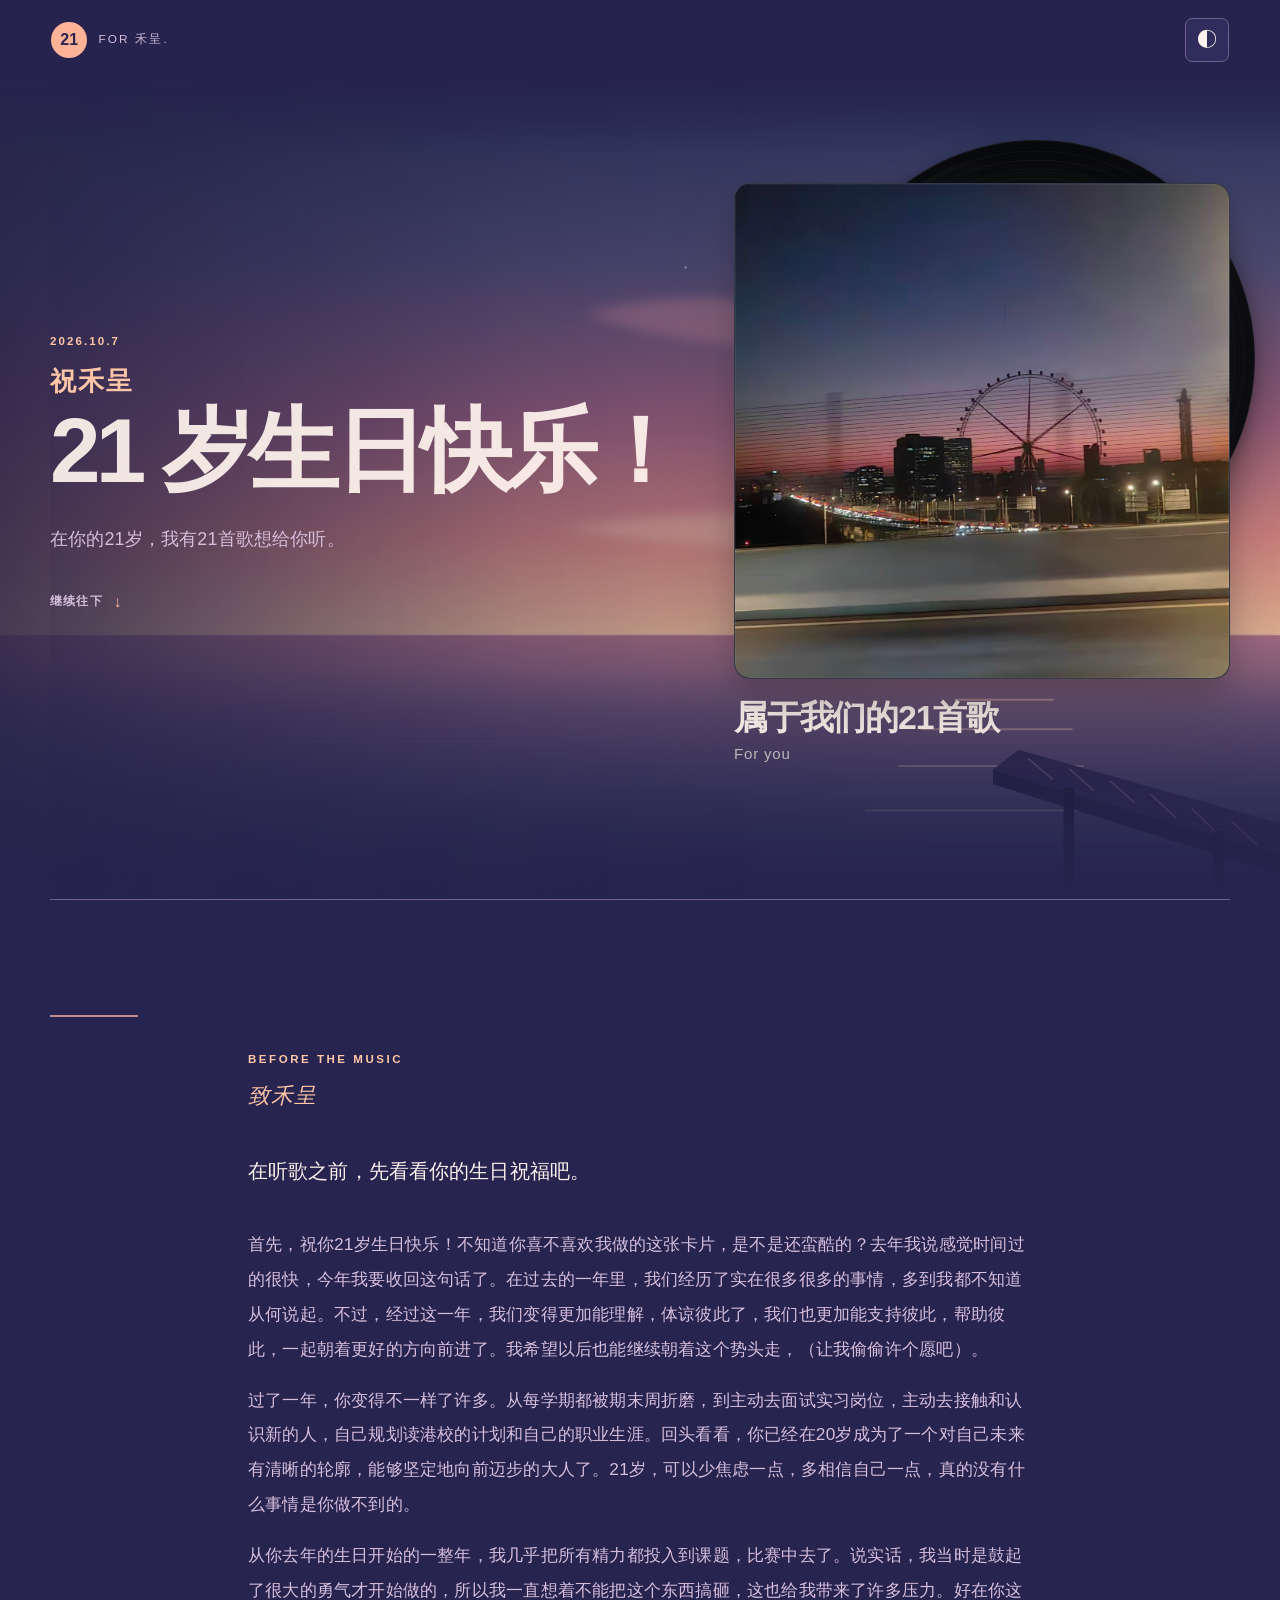
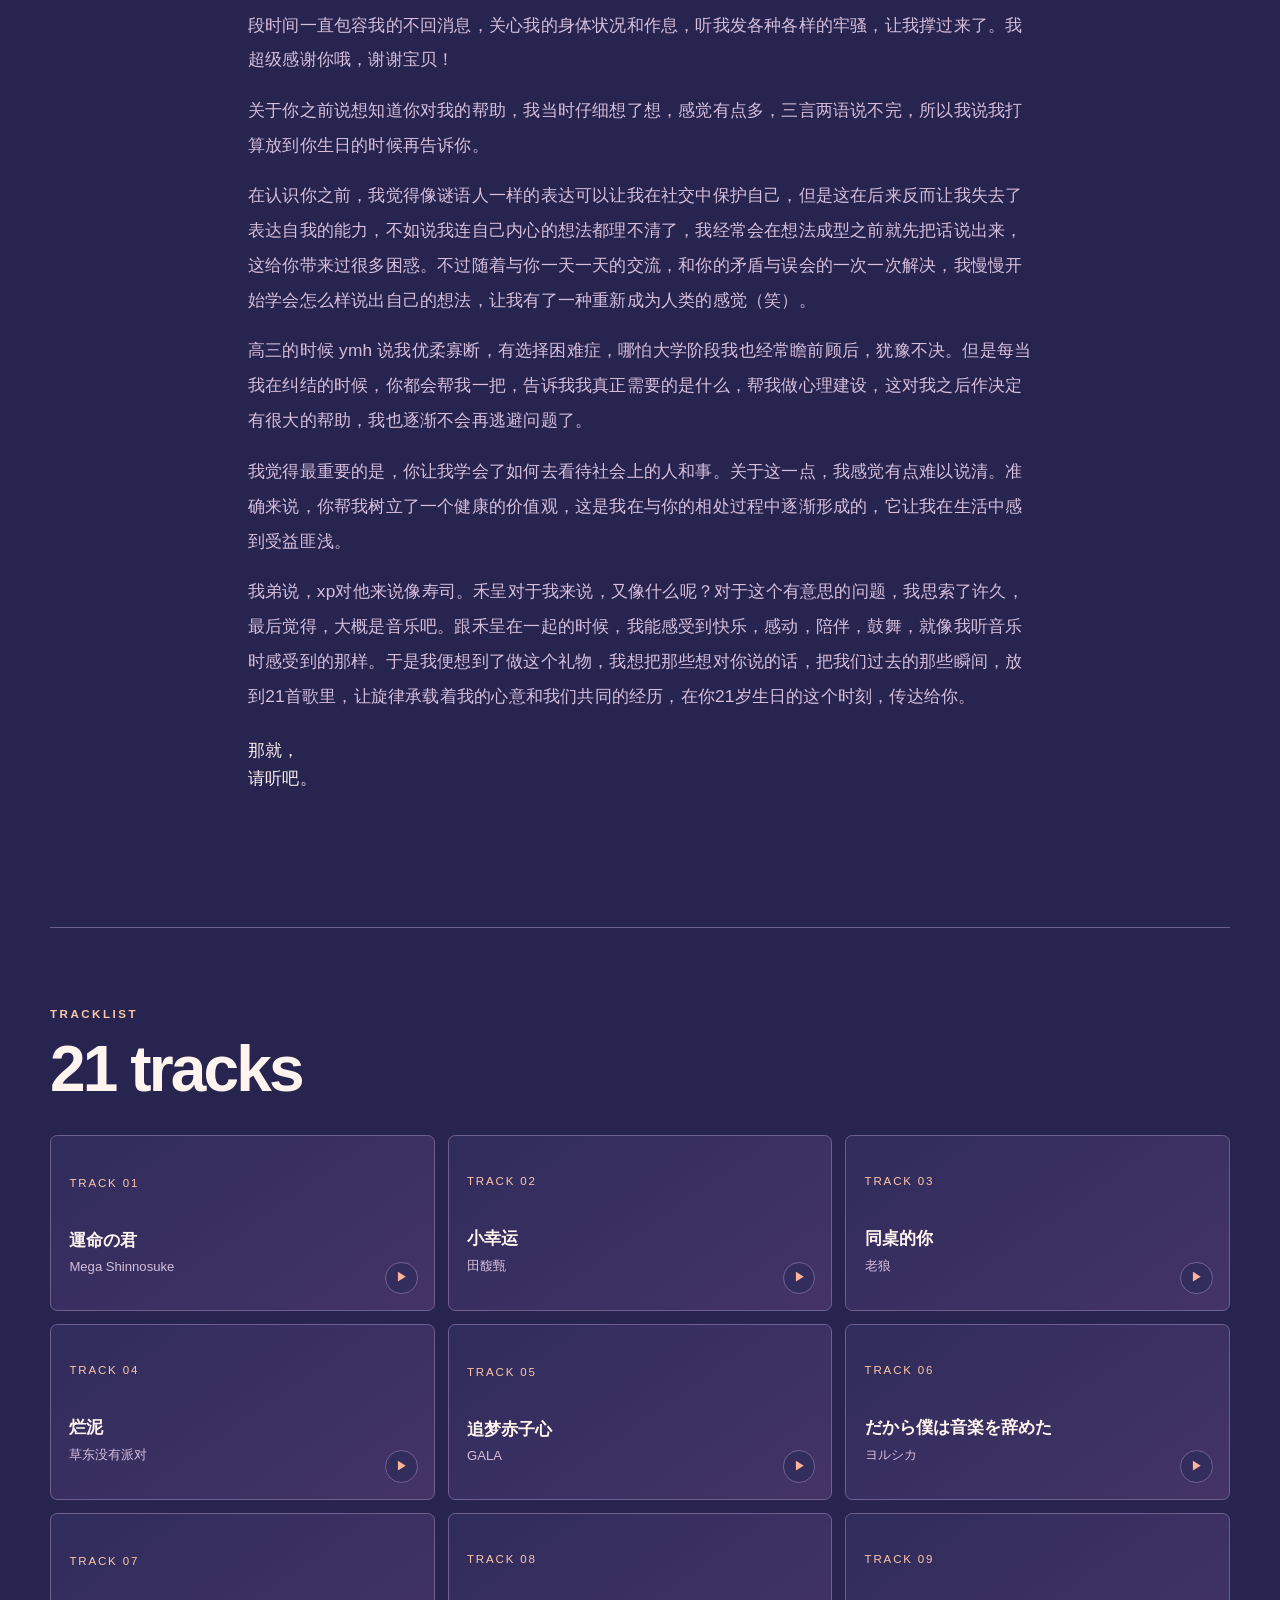
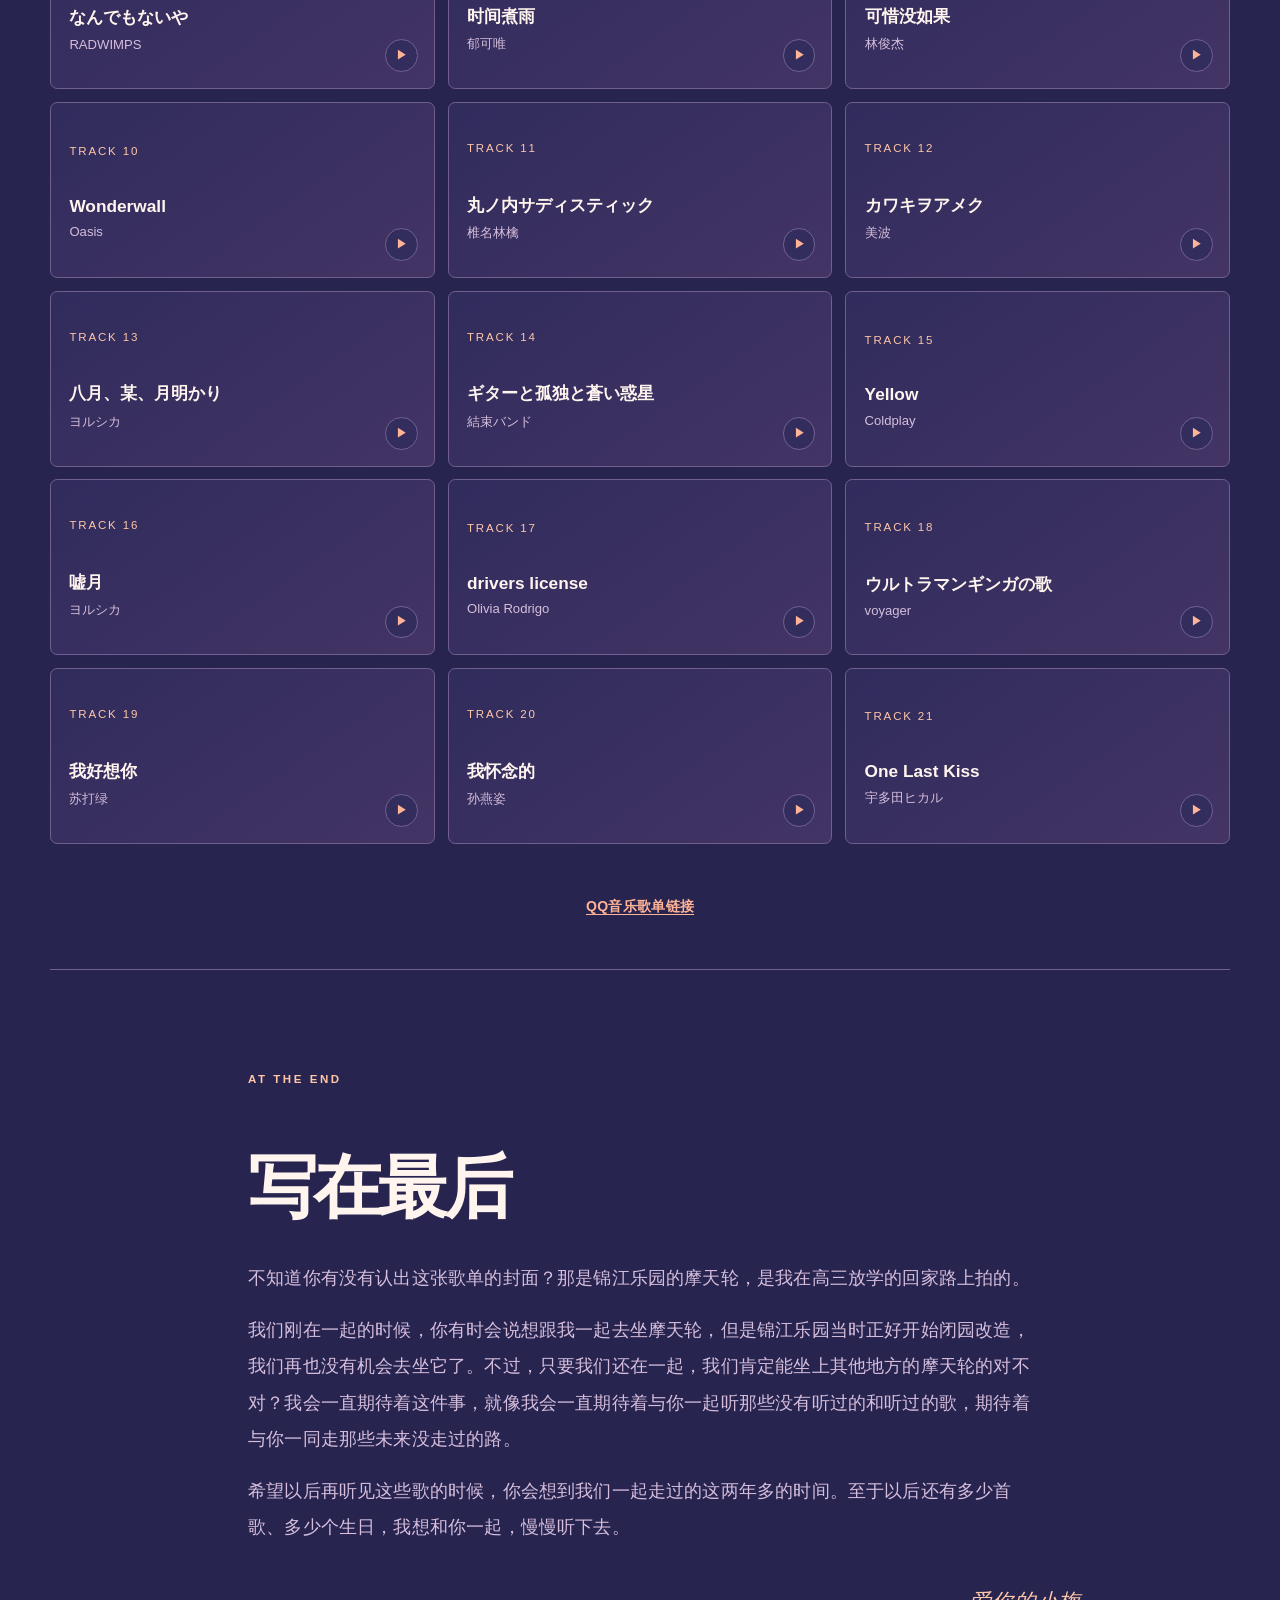
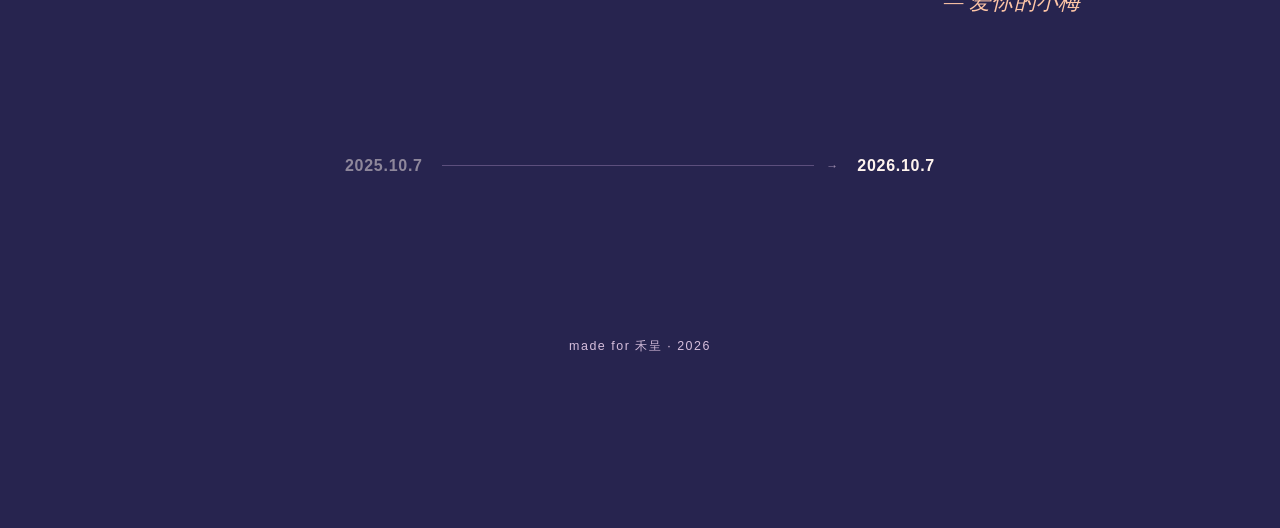
<file: index.html>
<!doctype html>
<html lang="zh-CN">
<head>
  <meta charset="utf-8">
  <meta name="viewport" content="width=device-width, initial-scale=1, viewport-fit=cover">
  <meta name="theme-color" content="#f4fbff">
  <meta name="description" content="21岁，21首歌，21段属于我们的记忆。">
  <link rel="icon" href="./assets/favicon.svg" type="image/svg+xml">
  <link rel="preload" href="./cover.jpg" as="image" fetchpriority="high">
  <title>21 · 给禾呈的歌单</title>
  <script src="./assets/content.js?v=20261005-3"></script>
  <script src="./assets/theme.js?v=20261005-2"></script>
  <link rel="stylesheet" href="./assets/styles.css?v=20261005-4">
  <link rel="stylesheet" href="./assets/stability.css?v=20261006-7">
</head>
<body>
  <div class="noise" aria-hidden="true"></div>
  <div class="orb orb-a" aria-hidden="true"></div>
  <div class="orb orb-b" aria-hidden="true"></div>

  <header class="topbar">
    <a class="brand" href="#top" aria-label="返回顶部" data-label="brand.back">
      <span class="brand-mark" data-copy="brand.mark">21</span>
      <span class="brand-text" data-copy="brand.name">FOR 禾呈.</span>
    </a>
    <button class="mobile-settings-toggle" id="mobileSettingsToggle" type="button" aria-controls="headerControls" aria-expanded="false" data-label="theme.settings" aria-label="显示设置">
      <span class="mobile-settings-icon" id="themeGlyph" aria-hidden="true">☼</span>
      <span class="sr-only" data-copy="theme.settings">显示设置</span>
    </button>
    <div class="header-controls" id="headerControls">
      <select class="theme-select" id="themeSelect" aria-label="画面时段" data-label="theme.label">
        <option value="auto" data-copy="theme.auto">自动</option>
        <option value="day" data-copy="theme.day">晴空</option>
        <option value="dusk" data-copy="theme.dusk">黄昏</option>
      </select>
      <button class="sound-toggle" id="soundToggle" type="button" data-label="theme.motionLabel" aria-label="切换背景动画" aria-pressed="false">
        <span class="sound-dot" aria-hidden="true"></span><span id="motionText" data-copy="theme.motionOff">动画 关</span>
      </button>
    </div>
  </header>

  <main id="top">
    <section class="hero">
      <div class="hero-copy">
        <p class="eyebrow" data-copy="hero.eyebrow">2026.10.7</p>
        <h1>
          <span data-copy="hero.titleFirst">祝禾呈</span>
          <span class="accent" data-copy="hero.titleSecond">21 岁生日快乐！</span>
        </h1>
        <p class="hero-lead" data-copy="hero.lead">在你的21岁，我有21首歌想给你听。</p>
        <a class="hero-scroll-cue" href="#story" data-copy="hero.continue">继续往下</a>
      </div>

      <div class="hero-album">
        <div class="album-stack">
          <div class="album-vinyl" aria-hidden="true">
            <span class="album-vinyl-label"></span>
          </div>
          <div class="album-cover" id="heroAlbumCover">
            <img id="heroAlbumImage" src="./cover.jpg" alt="黄昏城市与摩天轮的歌单封面" decoding="async" fetchpriority="high">
          </div>
        </div>
        <div class="album-info-simple">
          <p class="album-info-simple-title" data-copy="hero.albumTitleMain">属于我们的21首歌</p>
          <p class="album-info-simple-subtitle" data-copy="hero.albumTitleSub">For you</p>
        </div>
      </div>
    </section>

    <section class="story" id="story">
      <div class="story-rule" aria-hidden="true"></div>
      <p class="section-kicker" data-copy="story.kicker">BEFORE THE MUSIC</p>
      <div class="story-grid">
        <h2 class="story-address" data-copy="story.title">致禾呈</h2>
        <div class="story-copy">
          <p data-copy="story.bodyFirst">先不要着急哦，在听歌之前，先看看我写给你的生日祝福吧。</p>
          <div class="story-body-long" data-editorial-copy="story.bodySecond"></div>
          <p class="story-signature" data-copy="story.signature"></p>
        </div>
      </div>
    </section>

    <section class="playlist-section" id="playlist">
      <div class="section-head">
        <div>
          <p class="section-kicker" data-copy="playlist.kicker">TRACKLIST</p>
          <h2 data-copy="playlist.title">21 tracks</h2>
        </div>
      </div>

      <div class="track-grid" id="trackGrid" aria-live="polite"></div>
      <p class="playlist-qqmusic-link">
        <a href="https://y.qq.com/n/ryqq_v2/playlist/9787863490?ADTAG=h5_share_playlist&amp;redirecttag=mn.redirect.custom&amp;mnst=1.43" target="_blank" rel="noopener noreferrer">QQ音乐歌单链接</a>
      </p>
    </section>

    <section class="closing-note">
      <p class="section-kicker" data-copy="closing.kicker">AT THE END</p>
      <div class="closing-note-inner">
        <h2 data-copy="closing.title">写在最后</h2>
        <div class="closing-body-long" data-editorial-copy="closing.body"></div>
        <span class="closing-signature" data-copy="closing.signature">— 爱你的小梅</span>
      </div>
    </section>

    <section class="timeline" aria-label="年份" data-label="timeline.label">
      <button class="timeline-point timeline-point-past" id="memoryTrigger" type="button" data-label="timeline.pastLabel" aria-label="打开2025年生日页面">
        <span class="timeline-age" data-copy="timeline.past">2025.10.7</span>
      </button>
      <div class="timeline-connector" aria-hidden="true">
        <span class="timeline-line"></span>
        <span class="timeline-arrow">→</span>
      </div>
      <div class="timeline-point timeline-point-now" aria-current="page">
        <span class="timeline-age" data-copy="timeline.now">2026.10.7</span>
      </div>
    </section>
  </main>

  <footer>
    <p data-copy="footer.text">made for 禾呈 · 2026</p>
  </footer>

  <div class="player-shell" id="playerShell" role="region" data-label="player.label" aria-label="音乐播放器" aria-hidden="true" inert>
    <div class="player-main">
      <button class="mini-player-open" id="expandPlayer" type="button" data-label="player.expand" aria-label="展开全屏播放器">
        <span class="player-cover" id="playerCover">
          <img id="playerCoverImage" alt="" aria-hidden="true" hidden>
          <span class="player-index" id="playerIndex">01</span>
        </span>
        <span class="player-meta">
          <strong id="playerTitle" data-copy="player.initialTitle">Track 01</strong>
          <span id="playerNote" data-copy="player.initialNote">等待把这首歌放进来</span>
        </span>
      </button>
      <div class="playback-controls">
        <button class="transport-button" id="previousTrack" type="button" data-label="player.previous" aria-label="上一首"><svg viewBox="0 0 24 24" aria-hidden="true"><path d="M6 5v14M19 5 8 12l11 7Z"/></svg></button>
        <button class="player-button" id="playPause" type="button" data-label="player.play" aria-label="播放"><span id="playIcon" aria-hidden="true">▶</span></button>
        <button class="transport-button" id="nextTrack" type="button" data-label="player.next" aria-label="下一首"><svg viewBox="0 0 24 24" aria-hidden="true"><path d="M18 5v14M5 5l11 7-11 7Z"/></svg></button>
      </div>
    </div>
    <div class="progress-wrap">
      <span id="currentTime">0:00</span>
      <input id="progress" type="range" min="0" max="100" value="0" step="0.1" data-label="player.progress" aria-label="播放进度" disabled>
      <span id="duration">0:00</span>
    </div>
    <audio id="audio" preload="metadata"></audio>
  </div>

  <section class="now-playing" id="nowPlaying" role="dialog" aria-modal="true" data-label="player.label" aria-label="音乐播放器" aria-hidden="true" inert>
    <div class="now-playing-backdrop" aria-hidden="true"><img id="expandedBackdropImage" alt="" hidden></div>
    <div class="now-playing-shade" aria-hidden="true"></div>
    <div class="now-playing-surface">
      <header class="now-playing-header">
        <button class="now-playing-minimize" id="minimizePlayer" type="button" data-label="player.minimize" aria-label="收起到底部播放器">
          <svg viewBox="0 0 24 24" aria-hidden="true"><path d="m5 9 7 7 7-7"/></svg>
        </button>
        <span class="now-playing-heading" data-copy="player.nowPlaying">正在播放</span>
        <span class="now-playing-index" id="expandedIndex">01</span>
      </header>
      <div class="now-playing-layout">
        <div class="now-playing-primary">
          <div class="now-playing-stage">
            <div class="now-playing-artwork" id="expandedCover">
              <img id="expandedCoverImage" alt="" aria-hidden="true" hidden>
              <span id="expandedCoverFallback">01</span>
            </div>
            <div class="now-playing-meta">
              <h2 id="expandedTitle">Track 01</h2>
              <p id="expandedSubtitle">这首歌的位置还空着</p>
            </div>

            <div class="now-playing-message-mobile" id="mobileMessagePanel" aria-hidden="true">
              <p class="now-playing-message-label" data-copy="player.messageLabel">想对你说</p>
              <div class="now-playing-message-mobile-scroll"><p id="expandedNoteMobile">等待把属于我们的这首歌放进来</p></div>
            </div>

            <div class="now-playing-lyrics-mobile" id="mobileLyricsPanel" aria-hidden="true">
              <div class="lyrics-scroll" id="mobileLyrics"><p class="lyrics-status" data-copy="player.lyricsLoading">正在加载歌词…</p></div>
            </div>
          </div>

          <div class="mobile-player-modes" role="group" data-label="player.mobileModes" aria-label="播放视图">
            <button class="mobile-mode-button" id="mobileShuffleMode" type="button" data-label="player.shuffleMode" aria-label="乱序播放" aria-pressed="false">
              <svg viewBox="0 0 24 24" aria-hidden="true"><path d="M4 7h3c5 0 5 10 10 10h3"/><path d="m17 14 3 3-3 3"/><path d="M4 17h3c2.2 0 3.4-1.9 4.6-4"/><path d="M14 7c1-1 1.9-2 3-2h3"/><path d="m17 2 3 3-3 3"/></svg>
            </button>
            <button class="mobile-mode-button mobile-message-button" id="messageMode" type="button" data-label="player.messageToggle" aria-label="想对你说" aria-pressed="false">
              <span data-copy="player.messageToggle">想对你说</span>
            </button>
            <button class="mobile-mode-button mobile-lyrics-button" id="mobileLyricsMode" type="button" data-label="player.lyrics" aria-label="歌词" aria-pressed="false">
              <span data-copy="player.lyrics">歌词</span>
            </button>
            <button class="mobile-mode-button" id="mobileSequenceMode" type="button" data-label="player.sequenceMode" aria-label="顺序播放" aria-pressed="true">
              <svg viewBox="0 0 24 24" aria-hidden="true"><path d="M5 7h14M5 12h14M5 17h9"/><path d="m16 14 3 3-3 3"/></svg>
            </button>
          </div>

          <div class="now-playing-progress">
            <input id="expandedProgress" type="range" min="0" max="100" value="0" step="0.1" data-label="player.progress" aria-label="播放进度" disabled>
            <div class="now-playing-times">
              <span id="expandedCurrentTime">0:00</span>
              <span id="expandedDuration">0:00</span>
            </div>
          </div>
          <div class="now-playing-controls">
            <button class="now-playing-mode desktop-mode-button" id="desktopShuffleMode" type="button" data-label="player.shuffleMode" aria-label="乱序播放" aria-pressed="false">
              <svg viewBox="0 0 24 24" aria-hidden="true"><path d="M4 7h3c5 0 5 10 10 10h3"/><path d="m17 14 3 3-3 3"/><path d="M4 17h3c2.2 0 3.4-1.9 4.6-4"/><path d="M14 7c1-1 1.9-2 3-2h3"/><path d="m17 2 3 3-3 3"/></svg>
            </button>
            <button class="now-playing-transport" id="expandedPreviousTrack" type="button" data-label="player.previous" aria-label="上一首"><svg viewBox="0 0 24 24" aria-hidden="true"><path d="M6 5v14M19 5 8 12l11 7Z"/></svg></button>
            <button class="now-playing-play" id="expandedPlayPause" type="button" data-label="player.play" aria-label="播放"><span id="expandedPlayIcon" aria-hidden="true">▶</span></button>
            <button class="now-playing-transport" id="expandedNextTrack" type="button" data-label="player.next" aria-label="下一首"><svg viewBox="0 0 24 24" aria-hidden="true"><path d="M18 5v14M5 5l11 7-11 7Z"/></svg></button>
            <button class="now-playing-mode desktop-mode-button" id="desktopSequenceMode" type="button" data-label="player.sequenceMode" aria-label="顺序播放" aria-pressed="true">
              <svg viewBox="0 0 24 24" aria-hidden="true"><path d="M5 7h14M5 12h14M5 17h9"/><path d="m16 14 3 3-3 3"/></svg>
            </button>
          </div>
        </div>
        <div class="now-playing-side">
          <div class="now-playing-side-tabs" role="tablist" aria-label="文字内容">
            <button class="now-playing-side-tab active" id="desktopMessageTab" type="button" role="tab" aria-selected="true" aria-controls="desktopMessagePane" data-copy="player.messageLabel">想对你说</button>
            <button class="now-playing-side-tab" id="desktopLyricsTab" type="button" role="tab" aria-selected="false" aria-controls="desktopLyricsPane" data-copy="player.lyrics">歌词</button>
          </div>
          <div class="now-playing-side-pane active" id="desktopMessagePane" role="tabpanel" aria-labelledby="desktopMessageTab">
            <div class="now-playing-message-scroll"><p id="expandedNote">等待把属于我们的这首歌放进来</p></div>
          </div>
          <div class="now-playing-side-pane" id="desktopLyricsPane" role="tabpanel" aria-labelledby="desktopLyricsTab" hidden>
            <div class="lyrics-scroll desktop-lyrics-scroll" id="desktopLyrics"><p class="lyrics-status" data-copy="player.lyricsLoading">正在加载歌词…</p></div>
          </div>
        </div>
      </div>
    </div>
  </section>

  <div class="toast" id="toast" role="status" aria-live="polite"></div>

  <dialog class="memory-modal" id="memoryModal" aria-labelledby="memoryTitle">
    <div class="memory-card">
      <button class="memory-close" type="button" data-close-memory data-label="memory.close" aria-label="关闭">×</button>
      <p class="section-kicker" data-copy="memory.kicker">YOU FOUND IT</p>
      <h2 id="memoryTitle" data-copy="memory.title">想看看去年的祝福吗。</h2>
      <p data-copy="memory.body">也被我搬过来了哦</p>
      <a class="primary-btn memory-link" id="memoryArchiveLink" href="./memory/20/" data-copy="memory.link">回到去年</a>
    </div>
  </dialog>

  <dialog class="memory-archive" id="memoryArchiveDialog" aria-label="2025年生日页面">
    <iframe
      class="memory-archive-frame"
      id="memoryArchiveFrame"
      title="2025年生日页面"
      data-src="./memory/20/?embedded=1&v=20261005-9"
    ></iframe>
  </dialog>

  <script src="./assets/app.js?v=20261006-5" defer></script>
</body>
</html>
<!-- edgeone-preview-trigger: 2026-10-06T00:39+08:00 -->
</file>
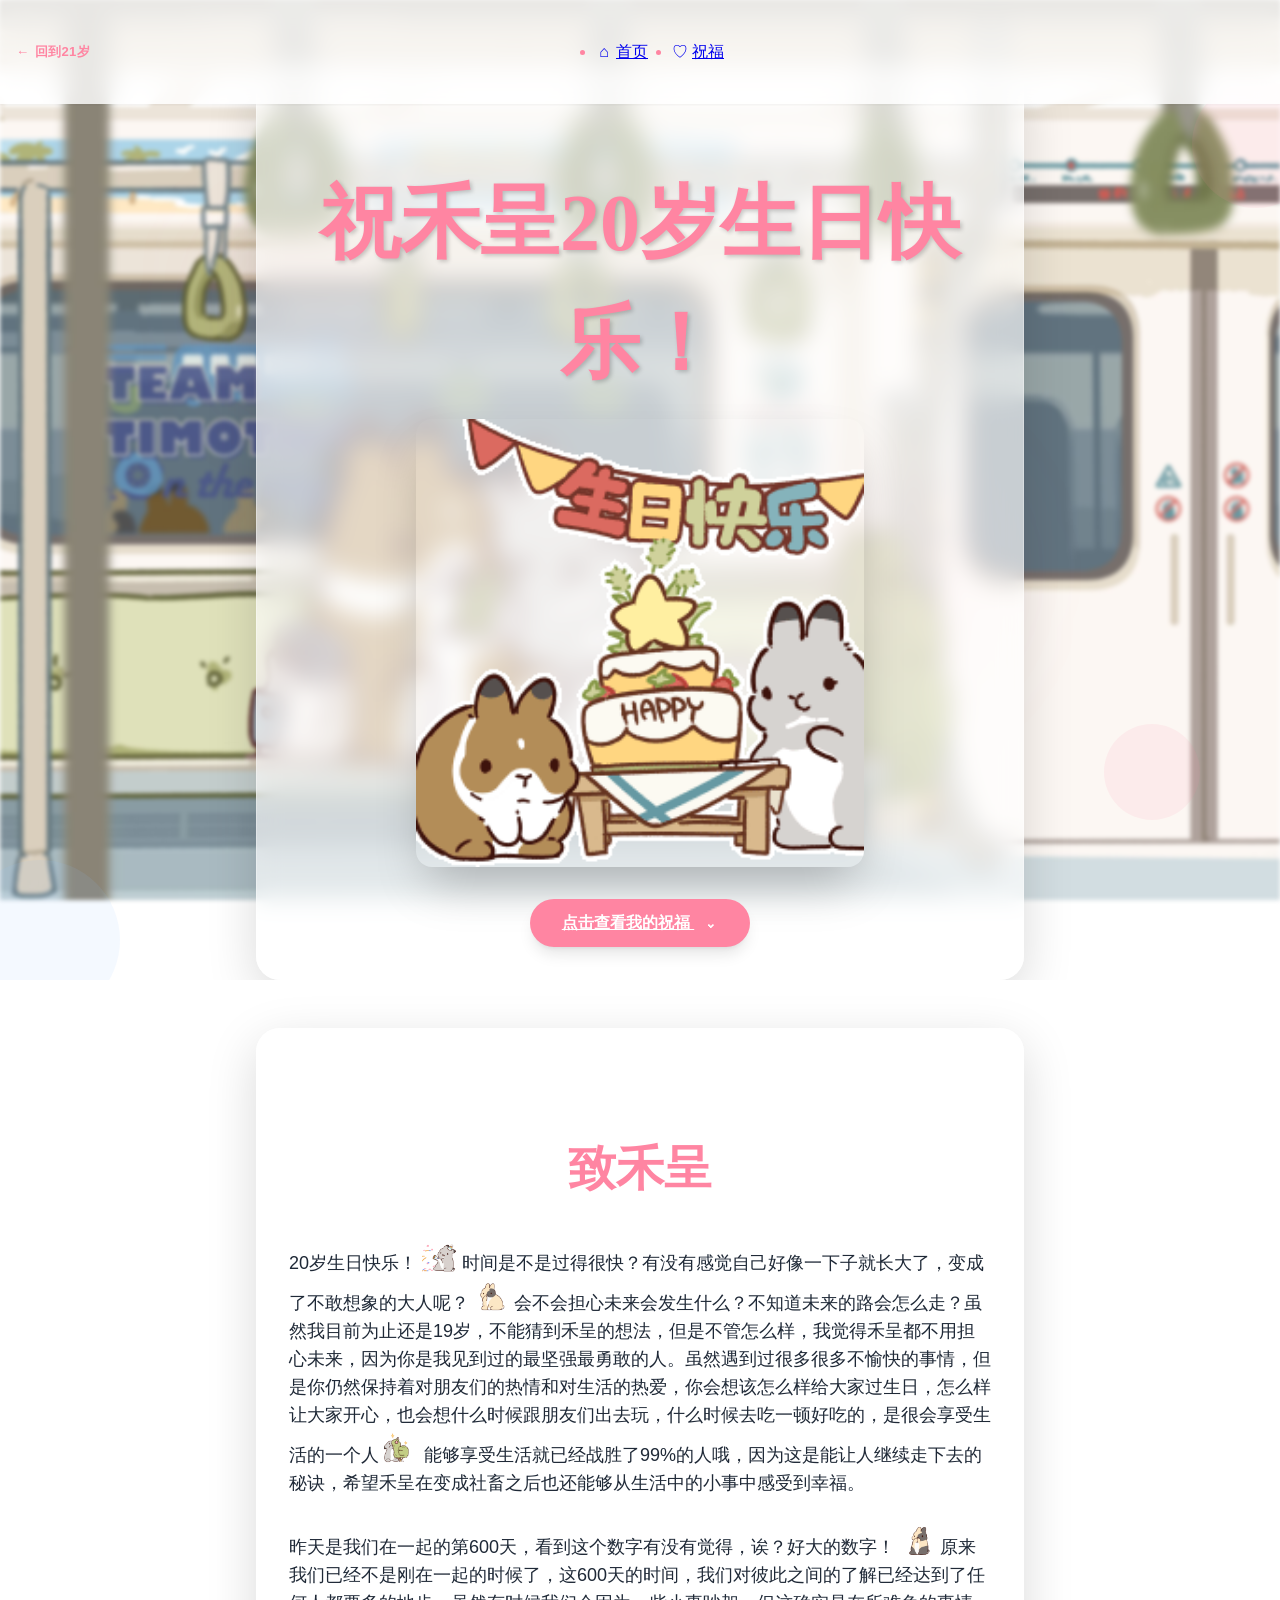
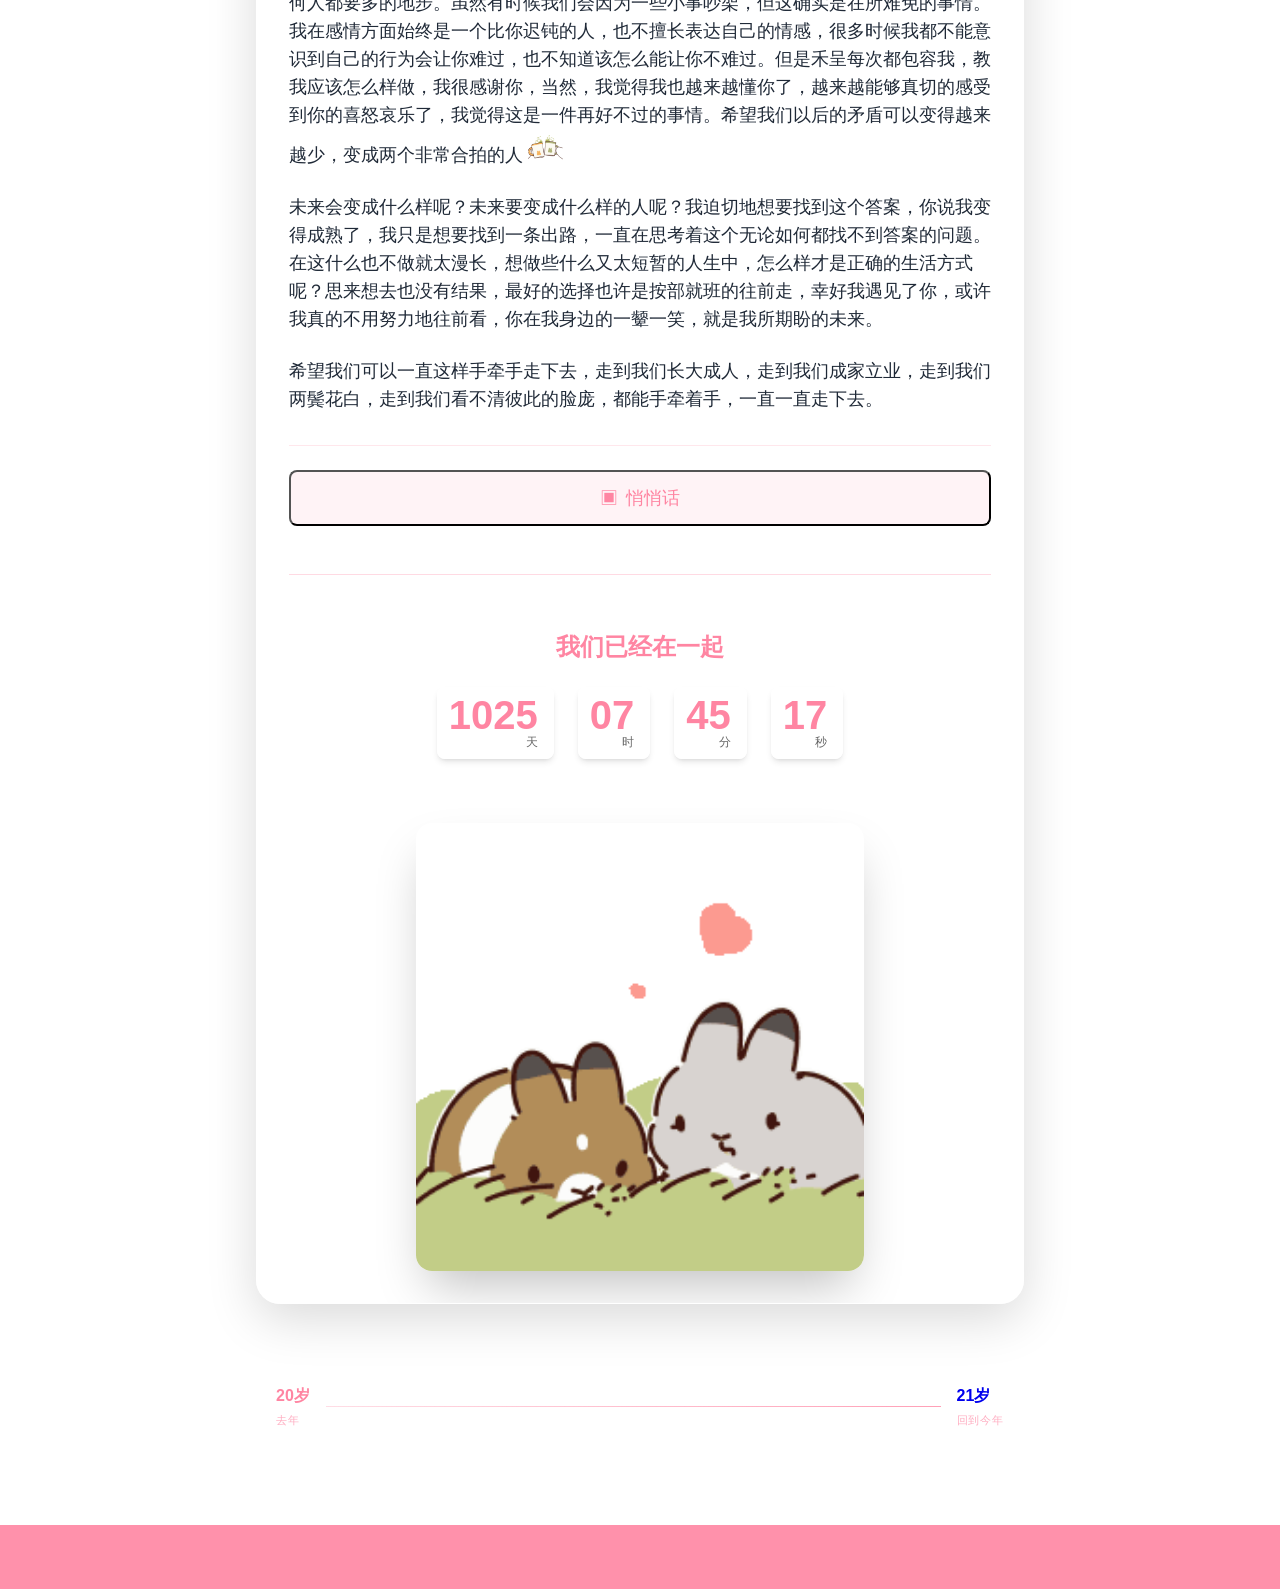
<file: memory/20/index.html>
<html lang="zh-CN"><head>
    <meta charset="UTF-8">
    <meta name="viewport" content="width=device-width, initial-scale=1.0">
    <title>给我最爱的人 | 生日快乐</title>
    <!-- 网页标签标签页图标（favicon）改为GIF格式 -->
    <link rel="icon" href="mmexport1758232665833.gif" type="image/gif">
<!-- 自定义工具类 -->
    <style>

            .text-shadow {
                text-shadow: 2px 2px 4px rgba(0, 0, 0, 0.2);
            }
            .heart-beat {
                animation: heartbeat 1.5s ease-in-out infinite;
            }
            .float {
                animation: float 6s ease-in-out infinite;
            }
            .fade-in {
                animation: fadeIn 1.5s ease-in forwards;
            }
            .slide-up {
                animation: slideUp 1s ease-out forwards;
            }
            .gif-container {
                overflow: hidden;
                border-radius: 1rem;
            }
            .gif-container img {
                transition: transform 0.5s ease;
            }
            .gif-container:hover img {
                transform: scale(1.05);
            }
        
</style>
    
    <!-- 引入Google字体 -->
<style>
        /* 基础动画定义 */
        @keyframes heartbeat {
            0% { transform: scale(1); }
            14% { transform: scale(1.1); }
            28% { transform: scale(1); }
            42% { transform: scale(1.1); }
            70% { transform: scale(1); }
        }
        
        @keyframes float {
            0% { transform: translateY(0px); }
            50% { transform: translateY(-20px); }
            100% { transform: translateY(0px); }
        }
        
        @keyframes fadeIn {
            from { opacity: 0; }
            to { opacity: 1; }
        }
        
        @keyframes slideUp {
            from { 
                opacity: 0;
                transform: translateY(30px);
            }
            to { 
                opacity: 1;
                transform: translateY(0);
            }
        }
        
        /* 爱心背景效果 */
        .heart {
            position: absolute;
            width: 20px;
            height: 20px;
            background-color: #FF85A2;
            transform: rotate(45deg);
            opacity: 0;
            pointer-events: none;
        }
        
        .heart:before, .heart:after {
            content: '';
            position: absolute;
            width: 20px;
            height: 20px;
            background-color: #FF85A2;
            border-radius: 50%;
        }
        
        .heart:before {
            top: -10px;
            left: 0;
        }
        
        .heart:after {
            top: 0;
            left: -10px;
        }
        
        /* 平滑滚动 */
        html {
            scroll-behavior: smooth;
        }
        
        /* 动图容器悬停效果 */
        .gif-item {
            transition: all 0.3s ease;
        }
        
        .gif-item:hover {
            transform: scale(1.03) rotate(1deg);
            box-shadow: 0 10px 25px -5px rgba(0, 0, 0, 0.1), 0 10px 10px -5px rgba(0, 0, 0, 0.04);
        }

        /* 背景图片图片样式 */
        .bg-image-container {
            position: fixed;
            top: 0;
            left: 0;
            width: 100%;
            height: 100%;
            z-index: -1;
            background-image: url('1758231270638.jpeg');
            background-size: cover;
            background-position: center;
            filter: blur(2px);
            -webkit-filter: blur(2px);
        }

        /* 统一透明度的内容容器样式 */
        .translucent-container {
            background-color: rgba(255, 255, 255, 0.65);
            backdrop-filter: blur(12px);
            -webkit-backdrop-filter: blur(12px);
            border-radius: 1.5rem;
            box-shadow: 0 15px 50px rgba(0, 0, 0, 0.15);
            border: 1px solid rgba(255, 255, 255, 0.3);
        }

        /* 中间内容容器 */
        .main-content {
            max-width: 48rem;
            margin: 0 auto;
            overflow: hidden;
            margin-top: 3rem;
            margin-bottom: 3rem;
            position: relative;
            z-index: 2;
        }

        /* 倒计时卡片样式优化 */
        .countdown-container {
            padding: 0 0.5rem;
            box-sizing: border-box;
        }
        
        /* 修复倒计时显示问题的样式 */
        .countdown-item {
            width: auto; /* 自适应内容宽度 */
            min-width: 60px; /* 最小宽度防止过小 */
            padding: 8px 12px; /* 增加内边距提升视觉平衡 */
            display: flex;
            flex-direction: column;
            align-items: flex-end; /* 整体右对齐 */
            background: rgba(255,255,255,0.9);
            border-radius: 8px;
        }
        
        .countdown-number {
            font-size: clamp(1.8rem, 6vw, 2.5rem); /* 响应式字体大小 */
            line-height: 1; /* 消除行高间隙 */
            display: block; /* 强制块级显示 */
            text-align: right; /* 数字右对齐 */
            margin-bottom: -2px; /* 微调数字与单位间距 */
            padding-right: 4px; /* 右侧留白避免贴边 */
            font-weight: bold;
            color: #FF85A2;
        }
        
        .countdown-unit {
            font-size: 0.75rem;
            color: #666;
            text-align: right; /* 单位同步右对齐 */
            padding-right: 4px;
        }

        /* 响应式调整 */
        @media (max-width: 768px) {
            .main-content, .hero-content {
                margin-left: 1rem;
                margin-right: 1rem;
                max-width: calc(100% - 2rem);
            }
            
            .hero-content {
                padding: 2rem 1rem;
            }
            
            .countdown-item {
                min-width: 50px;
                padding: 6px 8px;
            }
            
            .countdown-number {
                font-size: 1.5rem;
            }
            
            .countdown-unit {
                font-size: 0.65rem;
            }
        }
    </style>

<style id="local-utility-css">
  :root {
    --love-pink: #FF85A2;
    --love-blue: #93C5FD;
  }

  * { box-sizing: border-box; }
  body {
    margin: 0;
    line-height: 1.5;
    -webkit-font-smoothing: antialiased;
  }
  img { display: block; max-width: 100%; }
  button, a { font: inherit; }

  .font-main { font-family: "Nunito", -apple-system, BlinkMacSystemFont, "PingFang SC", "Microsoft YaHei", "Helvetica Neue", Arial, sans-serif; }
  .font-romantic { font-family: "Snell Roundhand", "Bradley Hand", "Segoe Script", "Kaiti SC", "STKaiti", cursive; }
  .text-gray-800 { color: #1f2937; }
  .text-white { color: #fff; }
  .text-love-pink { color: var(--love-pink); }
  .font-bold { font-weight: 700; }
  .font-semibold { font-weight: 600; }
  .font-medium { font-weight: 500; }
  .text-center { text-align: center; }
  .text-lg { font-size: 1.125rem; line-height: 1.75rem; }
  .text-2xl { font-size: 1.5rem; line-height: 2rem; }
  .text-\[clamp\(2\.5rem\,8vw\,5rem\)\] { font-size: clamp(2.5rem, 8vw, 5rem); }
  .text-\[clamp\(1\.8rem\,5vw\,3rem\)\] { font-size: clamp(1.8rem, 5vw, 3rem); }

  .container { width: 100%; max-width: 72rem; margin-left: auto; margin-right: auto; }
  .max-w-3xl { max-width: 48rem; }
  .max-w-md { max-width: 28rem; }
  .mx-auto { margin-left: auto; margin-right: auto; }
  .w-full { width: 100%; }
  .w-24 { width: 6rem; }
  .w-32 { width: 8rem; }
  .w-40 { width: 10rem; }
  .h-24 { height: 6rem; }
  .h-32 { height: 8rem; }
  .h-40 { height: 10rem; }
  .h-auto { height: auto; }
  .min-h-screen { min-height: 100vh; }

  .fixed { position: fixed; }
  .relative { position: relative; }
  .absolute { position: absolute; }
  .inset-0 { inset: 0; }
  .top-1\/4 { top: 25%; }
  .top-20 { top: 5rem; }
  .bottom-1\/3 { bottom: 33.333333%; }
  .bottom-40 { bottom: 10rem; }
  .left-1\/5 { left: 20%; }
  .right-1\/4 { right: 25%; }
  .right-20 { right: 5rem; }
  .-bottom-10 { bottom: -2.5rem; }
  .-left-10 { left: -2.5rem; }
  .-right-10 { right: -2.5rem; }
  .z-0 { z-index: 0; }
  .z-10 { z-index: 10; }
  .z-50 { z-index: 50; }

  .flex { display: flex; }
  .inline-block { display: inline-block; }
  .hidden { display: none !important; }
  .items-center { align-items: center; }
  .justify-center { justify-content: center; }
  .gap-2 { gap: .5rem; }
  .space-x-2 > * + * { margin-left: .5rem; }
  .space-x-6 > * + * { margin-left: 1.5rem; }
  .space-y-6 > * + * { margin-top: 1.5rem; }

  .overflow-hidden { overflow: hidden; }
  .overflow-x-hidden { overflow-x: hidden; }

  .px-4 { padding-left: 1rem; padding-right: 1rem; }
  .px-6 { padding-left: 1.5rem; padding-right: 1.5rem; }
  .px-8 { padding-left: 2rem; padding-right: 2rem; }
  .py-2 { padding-top: .5rem; padding-bottom: .5rem; }
  .py-3 { padding-top: .75rem; padding-bottom: .75rem; }
  .py-8 { padding-top: 2rem; padding-bottom: 2rem; }
  .py-16 { padding-top: 4rem; padding-bottom: 4rem; }
  .pt-6 { padding-top: 1.5rem; }
  .pt-8 { padding-top: 2rem; }
  .pt-16 { padding-top: 4rem; }
  .mb-4 { margin-bottom: 1rem; }
  .mb-6 { margin-bottom: 1.5rem; }
  .mb-8 { margin-bottom: 2rem; }
  .mt-6 { margin-top: 1.5rem; }
  .mt-12 { margin-top: 3rem; }
  .my-8 { margin-top: 2rem; margin-bottom: 2rem; }
  .ml-2 { margin-left: .5rem; }
  .mr-1 { margin-right: .25rem; }

  .rounded-lg { border-radius: .5rem; }
  .rounded-full { border-radius: 9999px; }
  .border-t { border-top-width: 1px; border-top-style: solid; }
  .border-love-pink\/20 { border-color: rgba(255,133,162,.2); }
  .border-love-pink\/30 { border-color: rgba(255,133,162,.3); }

  .bg-white\/80 { background-color: rgba(255,255,255,.8); }
  .bg-love-pink { background-color: var(--love-pink); }
  .bg-love-pink\/10 { background-color: rgba(255,133,162,.1); }
  .bg-love-pink\/20 { background-color: rgba(255,133,162,.2); }
  .bg-love-pink\/90 { background-color: rgba(255,133,162,.9); }
  .bg-love-blue\/10 { background-color: rgba(147,197,253,.1); }

  .blur-3xl { filter: blur(64px); }
  .backdrop-blur-sm { backdrop-filter: blur(4px); -webkit-backdrop-filter: blur(4px); }
  .backdrop-blur-md { backdrop-filter: blur(12px); -webkit-backdrop-filter: blur(12px); }
  .shadow { box-shadow: 0 1px 3px rgba(0,0,0,.12), 0 1px 2px rgba(0,0,0,.08); }
  .shadow-sm { box-shadow: 0 1px 2px rgba(0,0,0,.05); }
  .shadow-md { box-shadow: 0 4px 6px -1px rgba(0,0,0,.1), 0 2px 4px -2px rgba(0,0,0,.1); }
  .shadow-lg { box-shadow: 0 10px 15px -3px rgba(0,0,0,.1), 0 4px 6px -4px rgba(0,0,0,.1); }
  .shadow-2xl { box-shadow: 0 25px 50px -12px rgba(0,0,0,.25); }

  .opacity-0 { opacity: 0; }
  .transform { transform: translateZ(0); }
  .scale-95 { transform: scale(.95); }
  .transition-all { transition-property: all; }
  .transition-colors { transition-property: color, background-color, border-color; }
  .duration-300 { transition-duration: 300ms; }

  .hover\:bg-love-pink\/20:hover { background-color: rgba(255,133,162,.2); }
  .hover\:bg-love-pink\/90:hover { background-color: rgba(255,133,162,.9); }
  .hover\:text-love-pink\/80:hover { color: rgba(255,133,162,.8); }
  .hover\:shadow-xl:hover { box-shadow: 0 20px 25px -5px rgba(0,0,0,.1), 0 8px 10px -6px rgba(0,0,0,.1); }
  .hover\:-translate-y-1:hover { transform: translateY(-.25rem); }

  /* Local replacements for the four Font Awesome glyphs used by this page. */
  .fa { display: inline-block; width: 1em; text-align: center; font-style: normal; }
  .fa-home::before { content: "⌂"; }
  .fa-comment::before { content: "♡"; }
  .fa-angle-down::before { content: "⌄"; }
  .fa-lock::before { content: "▣"; }

  @media (min-width: 768px) {
    .md\:px-8 { padding-left: 2rem; padding-right: 2rem; }
    .md\:px-10 { padding-left: 2.5rem; padding-right: 2.5rem; }
    .md\:space-x-6 > * + * { margin-left: 1.5rem; }
  }
</style>

<style>
  .return-21-link {
    position: absolute;
    left: max(1rem, env(safe-area-inset-left));
    top: 50%;
    transform: translateY(-50%);
    z-index: 2;
    display: inline-flex;
    align-items: center;
    gap: .35rem;
    color: #ff85a2;
    font-size: .82rem;
    font-weight: 600;
    text-decoration: none;
    letter-spacing: .02em;
  }
  .return-21-link:hover { opacity: .72; }
  .archive-yearline {
    width: min(760px, calc(100% - 2rem));
    margin: 1rem auto 4rem;
    padding: 2rem 1rem;
    display: grid;
    grid-template-columns: auto minmax(4rem, 1fr) auto;
    align-items: center;
    gap: 1rem;
    color: #ff85a2;
  }
  .archive-yearline .archive-line {
    height: 1px;
    background: linear-gradient(90deg, rgba(255,133,162,.28), rgba(255,133,162,.78));
  }
  .archive-yearline .archive-year { font-weight: 700; text-decoration: none; }
  .archive-yearline .archive-year small {
    display: block;
    margin-top: .25rem;
    color: rgba(255,133,162,.68);
    font-size: .68rem;
    font-weight: 500;
    letter-spacing: .08em;
  }
  @media (max-width: 520px) {
    .return-21-link span { display: none; }
    .archive-yearline { grid-template-columns: auto minmax(2rem, 1fr) auto; padding-inline: 0; }
  }
  /* Reduced-motion support for archive page */
  @media (prefers-reduced-motion: reduce) {
    html { scroll-behavior: auto; }
    .heart { display: none !important; }
    .heart-beat,
    .float,
    .fade-in,
    .slide-up { animation: none !important; transition: none !important; opacity: 1 !important; transform: none !important; }
    .gif-container img { transition: none !important; }
  }
</style>
</head>
<body data-archive-self-contained="true" class="font-main text-gray-800 overflow-x-hidden">
    <!-- 背景图片容器 -->
    <div class="bg-image-container"></div>
    
    <!-- 内容包裹器 -->
    <div class="content-wrapper">
        <!-- 爱心心点击效果容器 -->
        <div id="hearts-container"></div>

        <!-- 导航栏 -->
        <nav class="fixed w-full bg-white/80 backdrop-blur-md shadow-sm z-50 transition-all duration-300" id="navbar">
            <a href="../../" class="return-21-link" aria-label="回到21岁页面">← <span>回到21岁</span></a>
            <div class="container mx-auto px-4 py-3 flex justify-center">
                <ul class="flex space-x-6 text-love-pink">
                    <li><a href="#home" class="hover:text-love-pink/80 transition-colors duration-300"><i class="fa fa-home mr-1"></i>首页</a></li>
                    <li><a href="#message" class="hover:text-love-pink/80 transition-colors duration-300"><i class="fa fa-comment mr-1"></i>祝福</a></li>
                </ul>
            </div>
        </nav>

        <!-- 英雄区域 -->
        <section id="home" class="min-h-screen flex items-center justify-center relative pt-16 overflow-hidden">
            <!-- 背景装饰 -->
            <div class="absolute inset-0 z-0">
                <div class="absolute top-1/4 left-1/5 w-32 h-32 bg-love-pink/20 rounded-full blur-3xl"></div>
                <div class="absolute bottom-1/3 right-1/4 w-40 h-40 bg-love-pink/20 rounded-full blur-3xl"></div>
            </div>
            
            <!-- 英雄区域内容 - 使用统一透明度容器 -->
            <div class="container mx-auto px-4 z-10 text-center">
                <div class="hero-content translucent-container max-w-3xl mx-auto py-8 px-6 md:px-10">
                    <div class="fade-in opacity-0" style="animation-delay: 0.3s">
                        <h1 class="font-romantic text-[clamp(2.5rem,8vw,5rem)] text-love-pink font-bold mb-4 text-shadow">
                            祝禾呈20岁生日快乐！
                        </h1>
                    </div>
                    
                    <!-- 主视觉动图 -->
                    <div class="fade-in opacity-0 max-w-md mx-auto mb-8" style="animation-delay: 1.5s">
                        <div class="gif-container shadow-2xl">
                            <img src="mmexport1758228356805.gif" alt="浪漫生日蛋糕动图" class="w-full h-auto rounded-lg">
                        </div>
                    </div>
                    
                    <div class="fade-in opacity-0" style="animation-delay: 1.8s">
                        <a href="#message" class="inline-block bg-love-pink hover:bg-love-pink/90 text-white font-semibold py-3 px-8 rounded-full shadow-lg hover:shadow-xl transform hover:-translate-y-1 transition-all duration-300">
                            点击查看我的祝福 <i class="fa fa-angle-down ml-2"></i>
                        </a>
                    </div>
                </div>
            </div>
            
            <!-- 漂浮装饰 -->
            <div class="absolute -bottom-10 -left-10 w-40 h-40 bg-love-blue/10 rounded-full float" style="animation-delay: 0s"></div>
            <div class="absolute top-20 -right-10 w-32 h-32 bg-love-pink/10 rounded-full float" style="animation-delay: 2s"></div>
            <div class="absolute bottom-40 right-20 w-24 h-24 bg-love-pink/10 rounded-full float" style="animation-delay: 4s"></div>
        </section>
        <style>
        /* 确保GIF作为行内元素显示 */
        .inline-gif {
            display: inline-block; /* 关键：保持在行内 */
            vertical-align: middle; /* 与文字垂直居中对齐 */
            width: 35px; /* 控制GIF大小，适应文字行高 */
            margin: 0 5px; /* 可选：添加左右间距，避免与文字贴紧 */
            vertical-align: -3px   /* 微调垂直位置，使其更好地与文字对齐 */
        }
    </style>

        <!-- 中间主要内容区域 -->
        <div class="main-content translucent-container">
            <!-- 祝福信息区域 -->
            <section id="message" class="py-16 px-4 md:px-8">
                <div class="container mx-auto">
                    <div class="max-w-3xl mx-auto">
                        <h2 class="font-romantic text-[clamp(1.8rem,5vw,3rem)] text-love-pink text-center mb-8 slide-up opacity-0" style="animation-delay: 0.2s">
                            致禾呈
                        </h2>
                        
                        <div class="space-y-6 text-lg slide-up opacity-0" style="animation-delay: 0.5s">
                            <p>
                                20岁生日快乐！<img src="mmexport1759687076591.gif" alt="小图标" class="inline-gif">时间是不是过得很快？有没有感觉自己好像一下子就长大了，变成了不敢想象的大人呢？<img src="mmexport1759691640831.gif" alt="小图标" class="inline-gif">会不会担心未来会发生什么？不知道未来的路会怎么走？虽然我目前为止还是19岁，不能猜到禾呈的想法，但是不管怎么样，我觉得禾呈都不用担心未来，因为你是我见到过的最坚强最勇敢的人。虽然遇到过很多很多不愉快的事情，但是你仍然保持着对朋友们的热情和对生活的热爱，你会想该怎么样给大家过生日，怎么样让大家开心，也会想什么时候跟朋友们出去玩，什么时候去吃一顿好吃的，是很会享受生活的一个人<img src="mmexport1759692284200.gif" alt="小图标" class="inline-gif">能够享受生活就已经战胜了99%的人哦，因为这是能让人继续走下去的秘诀，希望禾呈在变成社畜之后也还能够从生活中的小事中感受到幸福。
                            </p>
                            <p>
                                昨天是我们在一起的第600天，看到这个数字有没有觉得，诶？好大的数字！<img src="mmexport1759691637439.gif" alt="小图标" class="inline-gif">原来我们已经不是刚在一起的时候了，这600天的时间，我们对彼此之间的了解已经达到了任何人都要多的地步。虽然有时候我们会因为一些小事吵架，但这确实是在所难免的事情。我在感情方面始终是一个比你迟钝的人，也不擅长表达自己的情感，很多时候我都不能意识到自己的行为会让你难过，也不知道该怎么能让你不难过。但是禾呈每次都包容我，教我应该怎么样做，我很感谢你，当然，我觉得我也越来越懂你了，越来越能够真切的感受到你的喜怒哀乐了，我觉得这是一件再好不过的事情。希望我们以后的矛盾可以变得越来越少，变成两个非常合拍的人<img src="mmexport1759691919741.gif" alt="小图标" class="inline-gif">   
                            </p>
                            <p>
                                未来会变成什么样呢？未来要变成什么样的人呢？我迫切地想要找到这个答案，你说我变得成熟了，我只是想要找到一条出路，一直在思考着这个无论如何都找不到答案的问题。在这什么也不做就太漫长，想做些什么又太短暂的人生中，怎么样才是正确的生活方式呢？思来想去也没有结果，最好的选择也许是按部就班的往前走，幸好我遇见了你，或许我真的不用努力地往前看，你在我身边的一颦一笑，就是我所期盼的未来。
                            </p>
                            <p>
                                希望我们可以一直这样手牵手走下去，走到我们长大成人，走到我们成家立业，走到我们两鬓花白，走到我们看不清彼此的脸庞，都能手牵着手，一直一直走下去。
                           <!-- 分隔线和解锁区域 -->
                            <div class="my-8 pt-6 border-t border-love-pink/20">
                                <!-- 解锁按钮 -->
                                <button id="unlockBtn" class="w-full py-3 px-6 bg-love-pink/10 hover:bg-love-pink/20 text-love-pink rounded-lg transition-all duration-300 flex items-center justify-center gap-2 font-medium">
                                    <i class="fa fa-lock"></i>
                                    <span>悄悄话</span>
                                </button>
                                
                                <!-- 隐藏的内容区域 -->
                                <div id="hiddenContent" class="mt-6 hidden">
                                    <p>
                                        我其实非常想要让禾呈过一个开心的20岁生日，生日礼物想了很久很久。我之前就想送你一条项链，因为我感觉禾呈的脖子上总是少了点什么！大概是一条好看的项链吧，所以我就准备了一条银色的闪闪亮亮的项链，感觉跟禾呈很搭呢，但是不知道禾呈收到礼物之后会怎么想，会不会觉得这个礼物不够用心呢？<img src="mmexport1759691744669.gif" alt="小图标" class="inline-gif">所以我打算再准备一个用心的礼物！送什么好呢，冥思苦想了很久，也取材了很久，本来想送你斯卡蒂的通行证，还想着怎么让你自己抽出来，不过没有想到很好的办法，想自己抽也没有抽到！<img src="mmexport1759687072314.gif" alt="小图标"class="inline-gif">你还记得我之前情人节想要给你准备一个手作礼物，其实是想用cad软件做一个小玩具，但是最后没有做完，技术难度对我来说太高了，不过我从那时起就决定一定要用自己的技术能力给禾呈准备惊喜，努力学习的目标之一也是这个吧。很可惜我不是一个很擅长学习的人，所以到目前为止还没办法给你准备很高技术力的礼物，但是某天我想到我在高中的时候还给自己搞过博客呢，用一个网站给禾呈过生日怎么样？感觉是很不错的事情！<img src="mmexport1759691741574.gif" alt="小图标" class="inline-gif">于是我又重新学了一遍网站的搭建之类的事情，好在曾经做过有点经验，不然一个月的时间都不够我准备了。如果禾呈看到这个礼物能感到惊喜，那我就很满足了。
                                    </p>
                                </div>
                            </div>
                                
                        </div>

                    
                        
                        <!-- 倒计时部分 -->
                        <div class="mt-12 pt-8 border-t border-love-pink/30 slide-up opacity-0 countdown-container" style="animation-delay: 0.8s">
                            <h3 class="font-romantic text-2xl text-center text-love-pink mb-6">我们已经在一起</h3>
                            <div class="flex justify-center space-x-2 md:space-x-6">
                                <div class="text-center">
                                    <div class="bg-white/80 backdrop-blur-sm rounded-lg shadow-md countdown-item">
                                        <span id="days" class="countdown-number">822</span>
                                        <span class="countdown-unit">天</span>
                                    </div>
                                </div>
                                <div class="text-center">
                                    <div class="bg-white/80 backdrop-blur-sm rounded-lg shadow-md countdown-item">
                                        <span id="hours" class="countdown-number">00</span>
                                        <span class="countdown-unit">时</span>
                                    </div>
                                </div>
                                <div class="text-center">
                                    <div class="bg-white/80 backdrop-blur-sm rounded-lg shadow-md countdown-item">
                                        <span id="minutes" class="countdown-number">00</span>
                                        <span class="countdown-unit">分</span>
                                    </div>
                                </div>
                                <div class="text-center">
                                    <div class="bg-white/80 backdrop-blur-sm rounded-lg shadow-md countdown-item">
                                        <span id="seconds" class="countdown-number">00</span>
                                        <span class="countdown-unit">秒</span>
                                    </div>
                                </div>
                            </div>
                        </div>
                    </div>
                </div>
            </section>
             <!-- 主视觉动图 -->
                    <div class="fade-in opacity-0 max-w-md mx-auto mb-8" style="animation-delay: 1.5s">
                        <div class="gif-container shadow-2xl">
                            <img src="mmexport1758232662466.gif" alt="浪漫生日蛋糕动图" class="w-full h-auto rounded-lg">
                        </div>
                    </div>
        </div> <!-- 中间内容容器结束 -->
        

        <section class="archive-yearline" aria-label="年份时间线">
            <span class="archive-year">20岁<small>去年</small></span>
            <span class="archive-line" aria-hidden="true"></span>
            <a class="archive-year" href="../../">21岁<small>回到今年</small></a>
        </section>
        

        

        <!-- 页脚 -->
        <footer class="bg-love-pink/90 text-white py-8 backdrop-blur-sm">
            
        </footer>
    </div>

    <script>
        // 导航栏滚动效果
        window.addEventListener('scroll', function() {
            const navbar = document.getElementById('navbar');
            if (window.scrollY > 50) {
                navbar.classList.add('py-2', 'shadow');
                navbar.classList.remove('py-3');
            } else {
                navbar.classList.add('py-3');
                navbar.classList.remove('py-2', 'shadow');
            }
        });
        
        // 倒计时功能
        function updateCountdown() {
            const anniversary = new Date('2024-02-14T02:00:00+08:00');
            const now = new Date();
            const diff = now - anniversary;
            
            const days = Math.floor(diff / (1000 * 60 * 60 * 24));
            const hours = Math.floor((diff % (1000 * 60 * 60 * 24)) / (1000 * 60 * 60));
            const minutes = Math.floor((diff % (1000 * 60 * 60)) / (1000 * 60));
            const seconds = Math.floor((diff % (1000 * 60)) / 1000);
            
            document.getElementById('days').textContent = days.toString().padStart(2, '0');
            document.getElementById('hours').textContent = hours.toString().padStart(2, '0');
            document.getElementById('minutes').textContent = minutes.toString().padStart(2, '0');
            document.getElementById('seconds').textContent = seconds.toString().padStart(2, '0');
        }
        
        updateCountdown();
        setInterval(updateCountdown, 1000);
        
        // 点击页面任意位置出现爱心效果
        document.addEventListener('click', function(e) {
            createHeart(e.clientX, e.clientY);
        });
        
        // 创建单个爱心
        function createHeart(x, y) {
            const heartsContainer = document.getElementById('hearts-container');
            const heart = document.createElement('div');
            heart.classList.add('heart');
            
            heart.style.left = `${x - 10}px`;
            heart.style.top = `${y - 10}px`;
            
            heartsContainer.appendChild(heart);
            
            setTimeout(() => {
                heart.style.transition = 'all 1s ease';
                heart.style.opacity = '1';
                heart.style.transform = 'rotate(45deg) translateY(-50px)';
            }, 10);
            
            setTimeout(() => {
                heart.style.opacity = '0';
                setTimeout(() => {
                    heartsContainer.removeChild(heart);
                }, 1000);
            }, 2000);
        }
        
        // 创建多个爱心
        function createHearts(count) {
            for (let i = 0; i < count; i++) {
                const x = Math.random() * window.innerWidth;
                const y = Math.random() * window.innerHeight;
                setTimeout(() => {
                    createHeart(x, y);
                }, i * 100);
            }
        }
        
        // 页面加载完成后显示动画
        window.addEventListener('load', function() {
            document.querySelectorAll('.fade-in, .slide-up').forEach(el => {
                el.style.opacity = '0';
                setTimeout(() => {
                    el.style.opacity = '';
                }, 100);
            });
            
            setTimeout(() => {
                createHearts(10);
            }, 3000);
        });
        
    document.addEventListener('DOMContentLoaded', function() {
    const unlockBtn = document.getElementById('unlockBtn');
    const hiddenContent = document.getElementById('hiddenContent');
    
    unlockBtn.addEventListener('click', function() {
        // 按钮动画效果
        unlockBtn.classList.add('scale-95', 'opacity-0');
        setTimeout(() => {
            unlockBtn.style.display = 'none';
            // 显示隐藏内容并添加动画
            hiddenContent.classList.remove('hidden');
            hiddenContent.classList.add('fade-in', 'slide-up');
            // 同时生成一些爱心效果增加氛围
            createHearts(15);
            }, 300);
        });
    });
    </script>
</body></html>
</file>
<file: assets/styles.css>
:root {
  --bg: #0f1014;
  --panel: rgba(255,255,255,.065);
  --line: rgba(255,255,255,.13);
  --text: #f6f2ea;
  --muted: #a8a39b;
  --accent: #ffb6c8;
  --accent-2: #f4d8a8;
  --shadow: 0 30px 80px rgba(0,0,0,.35);
}

* { box-sizing: border-box; }
html { scroll-behavior: smooth; }
body {
  margin: 0;
  min-height: 100vh;
  color: var(--text);
  background:
    radial-gradient(circle at 20% 0%, rgba(255,182,200,.09), transparent 34rem),
    radial-gradient(circle at 90% 25%, rgba(244,216,168,.07), transparent 28rem),
    var(--bg);
  font-family: -apple-system, BlinkMacSystemFont, "SF Pro Display", "PingFang SC", "Microsoft YaHei", "Helvetica Neue", Arial, sans-serif;
  letter-spacing: .01em;
  overflow-x: hidden;
}

a { color: inherit; text-decoration: none; }
button, input { font: inherit; }

.noise {
  position: fixed;
  inset: 0;
  pointer-events: none;
  opacity: .07;
  z-index: 50;
  background-image: url("data:image/svg+xml,%3Csvg viewBox='0 0 180 180' xmlns='http://www.w3.org/2000/svg'%3E%3Cfilter id='n'%3E%3CfeTurbulence type='fractalNoise' baseFrequency='.95' numOctaves='4' stitchTiles='stitch'/%3E%3C/filter%3E%3Crect width='100%25' height='100%25' filter='url(%23n)' opacity='.45'/%3E%3C/svg%3E");
}

.orb {
  position: fixed;
  width: 28rem;
  height: 28rem;
  border-radius: 50%;
  filter: blur(80px);
  opacity: .16;
  pointer-events: none;
  z-index: -1;
}
.orb-a { background: #ff8fb1; top: 8%; left: -12rem; }
.orb-b { background: #e9c986; right: -12rem; bottom: 10%; }

.topbar {
  position: sticky;
  top: 0;
  z-index: 30;
  display: flex;
  justify-content: space-between;
  align-items: center;
  padding: 1.1rem clamp(1.25rem, 4vw, 4rem);
  background: linear-gradient(to bottom, rgba(15,16,20,.9), rgba(15,16,20,.48), transparent);
  backdrop-filter: blur(14px);
}

.brand { display: inline-flex; align-items: center; gap: .7rem; }
.brand-mark {
  display: grid;
  place-items: center;
  width: 2.25rem;
  aspect-ratio: 1;
  border-radius: 50%;
  background: var(--text);
  color: var(--bg);
  font-weight: 800;
}
.brand-text { font-size: .74rem; letter-spacing: .18em; color: var(--muted); }

.sound-toggle {
  display: inline-flex;
  align-items: center;
  gap: .55rem;
  color: var(--muted);
  background: transparent;
  border: 0;
  cursor: pointer;
  font-size: .76rem;
  text-transform: uppercase;
  letter-spacing: .12em;
}
.sound-dot {
  width: .55rem; height: .55rem;
  border: 1px solid currentColor;
  border-radius: 50%;
}
.sound-toggle.active .sound-dot { background: var(--accent); border-color: var(--accent); box-shadow: 0 0 0 .25rem rgba(255,182,200,.1); }

main { width: min(1180px, calc(100% - 2.2rem)); margin: 0 auto; }

.hero {
  min-height: calc(100vh - 5rem);
  display: grid;
  grid-template-columns: 1.15fr .85fr;
  align-items: center;
  gap: clamp(3rem, 8vw, 8rem);
  padding: 5rem 0 7rem;
}
.eyebrow, .section-kicker {
  margin: 0 0 1rem;
  color: var(--accent-2);
  font-size: .72rem;
  letter-spacing: .22em;
  font-weight: 700;
}
.hero h1 {
  margin: 0;
  font-size: clamp(4.1rem, 10vw, 8.7rem);
  line-height: .86;
  letter-spacing: -.07em;
}
.hero h1 span { display: block; }
.hero h1 .accent {
  color: transparent;
  -webkit-text-stroke: 1.5px var(--accent);
}
.hero-lead {
  max-width: 38rem;
  margin: 2rem 0 0;
  color: #c9c4bc;
  font-size: clamp(1rem, 2vw, 1.2rem);
  line-height: 1.9;
}
.hero-actions { display: flex; flex-wrap: wrap; gap: .8rem; margin-top: 2.1rem; }

.primary-btn, .ghost-btn {
  min-height: 3rem;
  padding: .85rem 1.25rem;
  border-radius: 999px;
  border: 1px solid var(--line);
  cursor: pointer;
  transition: transform .2s ease, background .2s ease, border-color .2s ease;
}
.primary-btn {
  display: inline-flex;
  align-items: center;
  justify-content: center;
  background: var(--text);
  color: #15161a;
  border-color: var(--text);
  font-weight: 700;
}
.ghost-btn { background: transparent; color: var(--text); }
.primary-btn:hover, .ghost-btn:hover { transform: translateY(-2px); }
.ghost-btn:hover { background: rgba(255,255,255,.07); border-color: rgba(255,255,255,.25); }

.hero-album {
  display: grid;
  place-items: center;
  perspective: 900px;
}
.album-stack {
  position: relative;
  width: min(25rem, 78vw);
  aspect-ratio: 1;
  isolation: isolate;
}
.album-sheet,
.album-cover {
  position: absolute;
  inset: 0;
  border: 1px solid rgba(255,255,255,.25);
}
.album-sheet {
  background: rgba(255,255,255,.78);
  box-shadow: 0 18px 38px rgba(0,0,0,.12);
}
.album-sheet-back { transform: translate(-1.05rem, .8rem) rotate(-4deg); opacity: .46; }
.album-sheet-mid { transform: translate(.8rem, .35rem) rotate(2.6deg); opacity: .74; }
.album-cover {
  overflow: hidden;
  background: #f7fbff;
  box-shadow: var(--shadow);
  transform: rotate(-1deg);
  transform-origin: center;
  transition: transform .5s cubic-bezier(.2,.8,.2,1), box-shadow .5s ease;
}
.album-cover::before {
  content: "";
  position: absolute;
  inset: 0;
  background: var(--hero-art) center / cover no-repeat;
  filter: saturate(1.05) contrast(1.03);
}
.album-cover::after {
  content: "";
  position: absolute;
  inset: 0;
  pointer-events: none;
  background:
    linear-gradient(180deg, rgba(255,255,255,.18), transparent 28%),
    linear-gradient(0deg, rgba(7,54,116,.34), transparent 46%);
  box-shadow: inset 0 0 0 10px rgba(255,255,255,.88);
}
.album-print {
  position: absolute;
  inset: 0;
  z-index: 2;
  display: grid;
  grid-template-rows: auto 1fr auto auto;
  align-items: start;
  padding: clamp(1.25rem, 4vw, 2rem);
  color: #fff;
  text-shadow: 0 2px 18px rgba(8,48,101,.32);
}
.album-kicker {
  font-size: .68rem;
  font-weight: 700;
  letter-spacing: .22em;
}
.album-number {
  align-self: center;
  font-size: clamp(7rem, 22vw, 12rem);
  line-height: .78;
  font-weight: 800;
  letter-spacing: -.1em;
}
.album-title {
  font-size: clamp(1rem, 3vw, 1.45rem);
  font-weight: 700;
  letter-spacing: .16em;
  text-transform: uppercase;
}
.album-meta {
  margin-top: .5rem;
  font-size: .67rem;
  letter-spacing: .16em;
}
.album-edge {
  position: absolute;
  z-index: 3;
  right: .65rem;
  top: 50%;
  transform: translateY(-50%) rotate(90deg);
  transform-origin: center;
  color: rgba(255,255,255,.9);
  font-size: .54rem;
  letter-spacing: .18em;
  text-shadow: 0 1px 8px rgba(8,48,101,.3);
}
.album-caption {
  margin: 1.4rem 0 0;
  color: var(--muted);
  font-size: .84rem;
}
body.sound-on .album-cover {
  animation: album-float 5.6s ease-in-out infinite;
}
@keyframes album-float {
  0%, 100% { transform: translateY(0) rotate(-1deg); }
  50% { transform: translateY(-8px) rotate(.35deg); }
}

.intro { padding: 7rem 0; border-top: 1px solid var(--line); }
.intro-grid { display: grid; grid-template-columns: 1fr 1fr; gap: 3rem; align-items: end; }
.intro h2, .section-head h2, .letter h2 {
  margin: 0;
  font-size: clamp(2.2rem, 5vw, 4.3rem);
  line-height: 1.05;
  letter-spacing: -.045em;
}
.intro p:last-child { margin: 0; color: var(--muted); font-size: 1.05rem; line-height: 1.9; max-width: 34rem; }

.playlist-section { padding: 5rem 0 7rem; }
.section-head {
  display: flex;
  justify-content: space-between;
  gap: 2rem;
  align-items: end;
  margin-bottom: 2rem;
}
.section-note { max-width: 25rem; margin: 0; color: var(--muted); font-size: .9rem; line-height: 1.6; }

.track-grid {
  display: grid;
  grid-template-columns: repeat(3, minmax(0,1fr));
  gap: .8rem;
}
.track-card {
  position: relative;
  min-height: 11rem;
  padding: 1.15rem;
  overflow: hidden;
  border: 1px solid var(--line);
  border-radius: 1.25rem;
  background: linear-gradient(145deg, rgba(255,255,255,.075), rgba(255,255,255,.025));
  cursor: pointer;
  text-align: left;
  color: var(--text);
  transition: transform .2s ease, border-color .2s ease, background .2s ease;
}
.track-card:hover { transform: translateY(-3px); border-color: rgba(255,255,255,.28); background: rgba(255,255,255,.08); }
.track-card.active { border-color: rgba(255,182,200,.7); box-shadow: 0 0 0 1px rgba(255,182,200,.2) inset; }
.track-no { color: var(--accent-2); font-size: .72rem; letter-spacing: .16em; }
.track-title { display: block; margin-top: 2.3rem; font-size: 1.08rem; font-weight: 700; }
.track-subtitle { display: block; margin-top: .45rem; color: var(--muted); font-size: .82rem; }
.track-arrow {
  position: absolute;
  right: 1rem;
  bottom: 1rem;
  width: 2rem; height: 2rem;
  display: grid;
  place-items: center;
  border-radius: 50%;
  border: 1px solid var(--line);
  color: var(--muted);
}

.letter { padding: 5rem 0 7rem; }
.letter-card {
  padding: clamp(2rem, 5vw, 4.5rem);
  border: 1px solid rgba(255,255,255,.15);
  border-radius: 2rem;
  background:
    linear-gradient(125deg, rgba(255,182,200,.12), transparent 45%),
    rgba(255,255,255,.035);
  box-shadow: var(--shadow);
}
.letter-card > p:not(.section-kicker) { color: var(--muted); line-height: 1.8; font-size: 1.05rem; max-width: 42rem; }
.signature { margin-top: 3rem; color: var(--accent-2); font-family: Georgia, serif; font-style: italic; font-size: 1.2rem; }

.timeline {
  position: relative;
  display: flex;
  align-items: center;
  justify-content: center;
  gap: 1.5rem;
  padding: 5rem 0 8rem;
}
.timeline-line {
  position: absolute;
  top: 50%;
  left: 12%;
  right: 12%;
  height: 1px;
  background: var(--line);
  z-index: -1;
}
.year {
  min-width: 8.2rem;
  padding: 1.25rem 1.4rem;
  border-radius: 1.3rem;
  border: 1px solid var(--line);
  background: rgba(15,16,20,.86);
  color: var(--text);
  text-align: center;
}
button.year { cursor: pointer; }
.year span { display: block; font-size: 2.6rem; font-weight: 800; letter-spacing: -.06em; }
.year small { color: var(--muted); font-size: .72rem; letter-spacing: .12em; text-transform: uppercase; }
.year-past { opacity: .46; transition: opacity .25s ease, transform .25s ease; }
.year-past:hover { opacity: 1; transform: translateY(-3px) rotate(-1deg); }
.timeline-arrow { color: var(--muted); }

footer {
  padding: 2rem 1.2rem 8rem;
  color: #77736d;
  text-align: center;
  font-size: .78rem;
  letter-spacing: .12em;
}

.player-shell {
  position: fixed;
  left: 50%;
  bottom: max(1rem, env(safe-area-inset-bottom));
  z-index: 40;
  width: min(760px, calc(100% - 1.25rem));
  padding: .8rem 1rem .65rem;
  border: 1px solid rgba(255,255,255,.18);
  border-radius: 1.25rem;
  background: rgba(24,25,30,.88);
  backdrop-filter: blur(24px);
  box-shadow: 0 20px 60px rgba(0,0,0,.42);
  transform: translate(-50%, 130%);
  opacity: 0;
  transition: transform .35s cubic-bezier(.2,.8,.2,1), opacity .25s ease;
}
.player-shell.visible { transform: translate(-50%,0); opacity: 1; }
.player-main { display: grid; grid-template-columns: minmax(0, 1fr) auto; align-items: center; gap: .85rem; }
.player-cover {
  position: relative;
  width: 3rem;
  height: 3rem;
  overflow: hidden;
  border: 1px solid var(--line);
  border-radius: .45rem;
  background: var(--surface);
}
.player-cover img {
  width: 100%;
  height: 100%;
  display: block;
  object-fit: cover;
}
.player-index {
  position: absolute;
  inset: 0;
  display: grid;
  place-items: center;
  color: var(--text);
  font-weight: 800;
  font-size: .82rem;
}
.player-cover.has-art .player-index {
  inset: auto auto .2rem .2rem;
  min-width: 1.4rem;
  height: 1.4rem;
  padding: 0 .28rem;
  border-radius: .25rem;
  background: rgba(8, 24, 60, .72);
  color: #fff;
  font-size: .62rem;
  backdrop-filter: blur(5px);
}
.player-meta { min-width: 0; }
.player-meta strong, .player-meta span { display: block; white-space: nowrap; overflow: hidden; text-overflow: ellipsis; }
.player-meta strong { font-size: .93rem; }
.player-meta span { margin-top: .18rem; color: var(--muted); font-size: .76rem; }
.player-button {
  width: 2.5rem; height: 2.5rem;
  border-radius: 50%;
  border: 0;
  background: var(--text);
  color: #14151a;
  cursor: pointer;
}
.progress-wrap { display: grid; grid-template-columns: 2.8rem 1fr 2.8rem; align-items: center; gap: .55rem; margin-top: .65rem; color: var(--muted); font-size: .67rem; }
#progress { width: 100%; accent-color: var(--accent); }


.mini-player-open {
  min-width: 0;
  display: grid;
  grid-template-columns: auto minmax(0, 1fr) auto;
  align-items: center;
  gap: .85rem;
  padding: 0;
  border: 0;
  background: transparent;
  color: inherit;
  text-align: left;
  cursor: pointer;
}
.mini-expand-icon { color: var(--muted); font-size: 1.05rem; line-height: 1; }
body.player-expanded { overflow: hidden; }
body.player-expanded .player-shell {
  pointer-events: none;
  transform: translate(-50%, 130%);
  opacity: 0;
}
.now-playing {
  position: fixed;
  inset: 0;
  z-index: 80;
  display: grid;
  color: #fff;
  opacity: 0;
  visibility: hidden;
  pointer-events: none;
  transition: opacity .28s ease, visibility .28s step-end;
}
body.player-expanded .now-playing {
  opacity: 1;
  visibility: visible;
  pointer-events: auto;
  transition: opacity .28s ease;
}
.now-playing-backdrop, .now-playing-shade { position: absolute; inset: 0; }
.now-playing-backdrop {
  overflow: hidden;
  background: radial-gradient(circle at 25% 18%, rgba(91,151,220,.55), transparent 45%), linear-gradient(145deg, #173c6c, #14223d 55%, #0a1322);
}
.now-playing-backdrop img {
  width: 100%;
  height: 100%;
  object-fit: cover;
  filter: blur(54px) saturate(1.18);
  transform: scale(1.18);
  opacity: .72;
}
.now-playing-shade {
  background: linear-gradient(180deg, rgba(6,13,26,.25), rgba(6,13,26,.48) 45%, rgba(5,10,20,.76)), rgba(8,18,34,.2);
}
.now-playing-surface {
  position: relative;
  z-index: 1;
  min-height: 100dvh;
  padding: max(1rem, env(safe-area-inset-top)) max(1.2rem, env(safe-area-inset-right)) max(1rem, env(safe-area-inset-bottom)) max(1.2rem, env(safe-area-inset-left));
  display: grid;
  grid-template-rows: auto minmax(0, 1fr);
}
.now-playing-header {
  width: min(1120px, 100%);
  margin: 0 auto;
  min-height: 52px;
  display: grid;
  grid-template-columns: 48px 1fr 48px;
  align-items: center;
}
.now-playing-minimize {
  width: 48px;
  height: 48px;
  display: grid;
  place-items: center;
  padding: 0;
  border: 0;
  border-radius: 50%;
  background: rgba(255,255,255,.1);
  color: #fff;
  cursor: pointer;
  backdrop-filter: blur(12px);
  -webkit-backdrop-filter: blur(12px);
}
.now-playing-minimize svg, .now-playing-transport svg {
  width: 24px;
  height: 24px;
  fill: none;
  stroke: currentColor;
  stroke-width: 1.8;
  stroke-linecap: round;
  stroke-linejoin: round;
}
.now-playing-heading { justify-self: center; font-size: .78rem; font-weight: 700; letter-spacing: .12em; }
.now-playing-index { justify-self: end; font-size: .78rem; color: rgba(255,255,255,.72); font-variant-numeric: tabular-nums; }
.now-playing-layout {
  width: min(1080px, 100%);
  min-height: 0;
  margin: 0 auto;
  display: grid;
  grid-template-columns: minmax(280px, 430px) minmax(320px, 1fr);
  align-items: center;
  gap: clamp(2.5rem, 7vw, 7rem);
}
.now-playing-primary { min-width: 0; }
.now-playing-stage { display: contents; }
.now-playing-artwork {
  position: relative;
  width: min(100%, 430px);
  aspect-ratio: 1;
  margin-inline: auto;
  overflow: hidden;
  display: grid;
  place-items: center;
  border-radius: 1.35rem;
  background: rgba(255,255,255,.12);
  box-shadow: 0 28px 70px rgba(0,0,0,.32);
}
.now-playing-artwork img { width: 100%; height: 100%; object-fit: cover; }
.now-playing-artwork > span { font-size: clamp(4rem, 16vw, 8rem); font-weight: 800; color: rgba(255,255,255,.82); }
.now-playing-artwork.has-art > span { display: none; }
.now-playing-meta { margin-top: 1.35rem; min-width: 0; }
.now-playing-meta h2 { margin: 0; font-size: clamp(1.35rem, 3vw, 2rem); line-height: 1.18; letter-spacing: -.025em; overflow-wrap: anywhere; }
.now-playing-meta p { margin: .35rem 0 0; color: rgba(255,255,255,.68); font-size: .95rem; }
.now-playing-progress { margin-top: 1.15rem; }
#expandedProgress {
  width: 100%;
  min-height: 44px;
  margin: 0;
  appearance: none;
  -webkit-appearance: none;
  background: transparent;
  cursor: pointer;
}
#expandedProgress::-webkit-slider-runnable-track { height: 5px; border-radius: 999px; background: rgba(255,255,255,.3); }
#expandedProgress::-webkit-slider-thumb { width: 18px; height: 18px; margin-top: -6.5px; border: 0; border-radius: 50%; background: #fff; -webkit-appearance: none; }
#expandedProgress::-moz-range-track { height: 5px; border-radius: 999px; background: rgba(255,255,255,.3); }
#expandedProgress::-moz-range-progress { height: 5px; border-radius: 999px; background: #fff; }
#expandedProgress::-moz-range-thumb { width: 18px; height: 18px; border: 0; border-radius: 50%; background: #fff; }
#expandedProgress:disabled { opacity: .4; cursor: default; }
.now-playing-times { margin-top: -.15rem; display: flex; justify-content: space-between; color: rgba(255,255,255,.62); font-size: .7rem; font-variant-numeric: tabular-nums; }
.now-playing-controls { margin-top: .7rem; display: flex; align-items: center; justify-content: center; gap: clamp(.8rem, 3.5vw, 2.5rem); }
.now-playing-transport, .now-playing-play, .now-playing-mode { display: grid; place-items: center; border: 0; color: #fff; cursor: pointer; }
.now-playing-transport { width: 52px; height: 52px; background: transparent; }
.now-playing-play { width: 66px; height: 66px; border-radius: 50%; background: rgba(255,255,255,.94); color: #101722; font-size: 1.35rem; box-shadow: 0 10px 28px rgba(0,0,0,.2); }
.now-playing-mode {
  width: 48px;
  height: 48px;
  border-radius: 50%;
  background: transparent;
  color: rgba(255,255,255,.64);
  transition: color .18s ease, background .18s ease, transform .18s ease;
}
.now-playing-mode svg {
  width: 22px;
  height: 22px;
  fill: none;
  stroke: currentColor;
  stroke-width: 1.8;
  stroke-linecap: round;
  stroke-linejoin: round;
}
.now-playing-mode.active {
  color: #fff;
  background: rgba(255,255,255,.14);
}
.mobile-player-modes,
.now-playing-message-mobile,
.now-playing-lyrics-mobile {
  display: none;
}
.now-playing-side {
  min-width: 0;
  height: min(70dvh, 650px);
  display: grid;
  grid-template-rows: auto minmax(0, 1fr);
  align-self: center;
}
.now-playing-side-tabs {
  display: flex;
  gap: 1.35rem;
  align-items: center;
  margin-bottom: 1.25rem;
}
.now-playing-side-tab {
  position: relative;
  padding: .25rem 0 .55rem;
  border: 0;
  background: transparent;
  color: rgba(255,255,255,.48);
  font: inherit;
  font-size: .8rem;
  font-weight: 700;
  letter-spacing: .08em;
  cursor: pointer;
}
.now-playing-side-tab::after {
  content: "";
  position: absolute;
  left: 0;
  right: 0;
  bottom: 0;
  height: 2px;
  border-radius: 999px;
  background: #fff;
  transform: scaleX(0);
  transition: transform .18s ease;
}
.now-playing-side-tab.active {
  color: #fff;
}
.now-playing-side-tab.active::after {
  transform: scaleX(1);
}
.now-playing-side-pane {
  min-height: 0;
}
.now-playing-message-label { margin: 0 0 1.2rem; color: rgba(255,255,255,.6); font-size: .72rem; font-weight: 700; letter-spacing: .18em; }
.now-playing-message-scroll { min-height: 0; height: 100%; overflow-y: auto; overscroll-behavior: contain; scrollbar-width: thin; padding-right: .7rem; }
#expandedNote { margin: 0; white-space: pre-line; font-size: clamp(1.55rem, 3.4vw, 2.65rem); font-weight: 700; line-height: 1.62; letter-spacing: -.02em; text-wrap: pretty; }
.lyrics-scroll {
  position: relative;
  height: 100%;
  overflow-y: auto;
  overscroll-behavior: contain;
  scrollbar-width: none;
  scroll-behavior: smooth;
  padding-block: 34%;
}
.lyrics-scroll::-webkit-scrollbar { display: none; }
.lyric-line {
  margin: 0 0 1.15rem;
  color: rgba(255,255,255,.4);
  font-size: clamp(1.15rem, 2.5vw, 1.75rem);
  font-weight: 650;
  line-height: 1.45;
  transition: color .22s ease, opacity .22s ease, transform .22s ease;
  opacity: .7;
}
.lyric-line.active {
  color: #fff;
  opacity: 1;
  transform: scale(1.018);
  transform-origin: left center;
}
.lyrics-status {
  margin: 0;
  color: rgba(255,255,255,.55);
  font-size: .95rem;
  line-height: 1.7;
}

.toast {
  position: fixed;
  left: 50%;
  bottom: 7.6rem;
  z-index: 60;
  max-width: calc(100% - 2rem);
  padding: .75rem 1rem;
  border-radius: 999px;
  background: #f4f0e8;
  color: #1a1b20;
  font-size: .82rem;
  transform: translate(-50%, 1rem);
  opacity: 0;
  pointer-events: none;
  transition: .22s ease;
}
.toast.show { transform: translate(-50%,0); opacity: 1; }

.memory-modal { position: fixed; inset: 0; z-index: 70; display: none; place-items: center; padding: 1.2rem; }
.memory-modal.open { display: grid; }
.memory-backdrop { position: absolute; inset: 0; background: rgba(4,5,8,.7); backdrop-filter: blur(10px); }
.memory-card {
  position: relative;
  z-index: 1;
  width: min(520px, 100%);
  padding: 2.2rem;
  border: 1px solid rgba(255,255,255,.16);
  border-radius: 1.6rem;
  background: #18191e;
  box-shadow: var(--shadow);
}
.memory-card h2 { margin: 0; font-size: clamp(2rem, 6vw, 3rem); letter-spacing: -.05em; }
.memory-card p:not(.section-kicker) { color: var(--muted); line-height: 1.8; }
.memory-link { margin-top: 1rem; }
.memory-close {
  position: absolute;
  top: 1rem; right: 1rem;
  width: 2rem; height: 2rem;
  border-radius: 50%;
  border: 1px solid var(--line);
  background: transparent;
  color: var(--text);
  cursor: pointer;
}

@media (max-width: 850px) {
  .hero { grid-template-columns: 1fr; min-height: auto; padding-top: 4rem; }
  .hero-disc { margin-top: 1rem; }
  .disc { width: min(22rem, 82vw); }
  .intro-grid { grid-template-columns: 1fr; gap: 1.4rem; }
  .track-grid { grid-template-columns: repeat(2, minmax(0,1fr)); }
}
@media (max-width: 560px) {
  main { width: min(100% - 1.2rem, 1180px); }
  .topbar { padding: .9rem .8rem; }
  .brand-text { display: none; }
  .hero { padding: 3.5rem .2rem 5rem; }
  .hero h1 { font-size: clamp(3.7rem, 20vw, 6rem); }
  .hero-actions { display: grid; grid-template-columns: 1fr; }
  .primary-btn, .ghost-btn { width: 100%; }
  .track-grid { grid-template-columns: 1fr; }
  .track-card { min-height: 9rem; }
  .section-head { align-items: start; flex-direction: column; }
  .timeline { gap: .7rem; }
  .year { min-width: 6.4rem; padding: 1rem; }
  .year span { font-size: 2rem; }
  .player-shell { border-radius: 1rem; }
}
/* Theme-only overrides; original desktop structure and typography are retained. */
:root {
  color-scheme: light;
  --bg: #f4fbff;
  --panel: #ffffff;
  --line: #acd0ef;
  --text: #123a78;
  --muted: #436792;
  --accent: #087bdd;
  --accent-2: #2369ae;
  --surface: #e4f3ff;
  --button: #075fc7;
  --button-text: #ffffff;
  --disc-dark: #073b8b;
  --disc-groove: #1459a9;
  --topbar: rgba(248, 253, 255, .94);
  --player: rgba(255, 255, 255, .98);
  --hero-art: url('./sky-day.svg');
  --hero-wash: rgba(244, 251, 255, .15);
  --shadow: 0 24px 70px rgba(12, 65, 147, .16);
}
:root[data-theme="dusk"] {
  color-scheme: dark;
  --bg: #27244f;
  --panel: #302c5c;
  --line: #71608f;
  --text: #fff4ee;
  --muted: #d6bedc;
  --accent: #ffb397;
  --accent-2: #ffc6a7;
  --surface: #433465;
  --button: #ffb397;
  --button-text: #292550;
  --disc-dark: #222357;
  --disc-groove: #454078;
  --topbar: rgba(39, 36, 79, .94);
  --player: rgba(48, 44, 92, .98);
  --hero-art: url('./sky-dusk.svg');
  --hero-wash: rgba(39, 36, 79, .12);
  --shadow: 0 24px 70px rgba(13, 14, 49, .25);
}
html { scroll-padding: 90px 0 180px; }
body { background: var(--bg); }
[data-copy] { white-space: pre-line; }
button, a, select, input { -webkit-tap-highlight-color: transparent; }
button, a, select { touch-action: manipulation; }
button:focus-visible, a:focus-visible, select:focus-visible, input:focus-visible { outline: 3px solid var(--accent); outline-offset: 4px; }
body:has(dialog[open]) { overflow: hidden; }
.noise { opacity: .025; mix-blend-mode: multiply; }
.orb { display: none; }
.topbar { background: var(--topbar); padding-top: max(1.1rem, env(safe-area-inset-top)); }
.brand-mark { background: var(--button); color: var(--button-text); }
.header-controls { display: flex; align-items: center; gap: .7rem; }
.mobile-settings-toggle { display: none; }
.mobile-settings-icon { line-height: 1; font-size: 1.28rem; }
.sr-only {
  position: absolute;
  width: 1px;
  height: 1px;
  padding: 0;
  margin: -1px;
  overflow: hidden;
  clip: rect(0, 0, 0, 0);
  white-space: nowrap;
  border: 0;
}
.theme-select { font: inherit; font-size: .78rem; min-height: 44px; min-width: 78px; padding: .4rem .5rem; border: 1px solid var(--line); border-radius: .4rem; background: var(--panel); color: var(--text); cursor: pointer; }
.sound-toggle { min-height: 44px; padding-inline: .3rem; letter-spacing: .04em; text-transform: none; }
.sound-toggle.active .sound-dot { box-shadow: 0 0 0 .25rem var(--surface); }
.hero { position: relative; isolation: isolate; }
.hero::before {
  content: "";
  position: absolute;
  inset-block: 0;
  left: calc((100% - 100vw) / 2);
  width: 100vw;
  z-index: -2;
  pointer-events: none;
  background: var(--hero-art) right center / cover no-repeat;
  -webkit-mask-image: linear-gradient(to bottom, transparent, #000 9%, #000 72%, transparent 100%);
  mask-image: linear-gradient(to bottom, transparent, #000 9%, #000 72%, transparent 100%);
}
.hero::after { content: ""; position: absolute; inset: 0; z-index: -1; pointer-events: none; background: linear-gradient(90deg, var(--hero-wash), transparent 60%); }
.hero-lead, .album-caption { color: var(--muted); }
.primary-btn { background: var(--button); border-color: var(--button); color: var(--button-text); }
.primary-btn, .ghost-btn { min-height: 48px; border-radius: .4rem; }
.ghost-btn { background: var(--panel); }
.ghost-btn:hover { background: var(--surface); border-color: var(--accent); }
.album-sheet { background: color-mix(in srgb, var(--panel) 86%, transparent); border-color: var(--line); }
.album-cover { border-color: var(--line); }
:root[data-theme="dusk"] .album-cover::after {
  background:
    linear-gradient(180deg, rgba(255,255,255,.12), transparent 25%),
    linear-gradient(0deg, rgba(39,28,83,.44), transparent 50%);
}
:root[data-theme="dusk"] .album-sheet { background: rgba(255,244,238,.78); }
.track-card { border-radius: .45rem; background: linear-gradient(145deg, var(--panel), var(--surface)); }
.track-card:hover { border-color: var(--accent); background: var(--surface); }
.track-card.active { border-color: var(--accent); background: var(--surface); box-shadow: inset 3px 0 var(--accent); }
.track-cover {
  position: absolute;
  top: 1rem;
  right: 1rem;
  width: 3.6rem;
  aspect-ratio: 1;
  overflow: hidden;
  border: 1px solid transparent;
  border-radius: .35rem;
  opacity: 0;
  transform: translateY(4px);
  transition: opacity .2s ease, transform .2s ease;
}
.track-cover.ready {
  opacity: 1;
  transform: translateY(0);
  border-color: var(--line);
}
.track-cover img {
  width: 100%;
  height: 100%;
  display: block;
  object-fit: cover;
}
.track-card:has(.track-cover.ready) .track-title,
.track-card:has(.track-cover.ready) .track-subtitle {
  padding-right: 4.4rem;
}
.track-arrow { border-color: var(--line); }
.track-title, .track-subtitle { overflow-wrap: anywhere; }
.letter-card { border-color: var(--line); border-radius: .6rem; background: linear-gradient(125deg, var(--surface), var(--panel) 70%); box-shadow: var(--shadow); }
.year { border-radius: .45rem; background: var(--bg); min-height: 80px; }
.year-past { opacity: .8; }
footer { color: var(--muted); padding-bottom: max(10rem, calc(9rem + env(safe-area-inset-bottom))); }
.player-shell { border-color: var(--line); border-radius: .65rem; background: var(--player); box-shadow: var(--shadow); bottom: max(.7rem, env(safe-area-inset-bottom)); }
.player-cover { background: var(--surface); border-color: var(--line); }
.mini-player-open { grid-template-columns: auto minmax(0, 1fr) auto; gap: .7rem; }
.player-meta strong, .player-meta span { white-space: normal; display: -webkit-box; -webkit-box-orient: vertical; -webkit-line-clamp: 2; overflow: hidden; }
.player-meta span { -webkit-line-clamp: 1; }
.playback-controls { display: flex; align-items: center; gap: 4px; }
.player-button { background: var(--button); color: var(--button-text); min-width: 48px; min-height: 48px; }
.transport-button { display: grid; place-items: center; min-width: 44px; min-height: 48px; background: none; border: 0; color: var(--text); cursor: pointer; padding: 10px; }
.transport-button svg { width: 20px; height: 20px; fill: none; stroke: currentColor; stroke-width: 1.7; stroke-linejoin: round; }
#progress {
  width: 100%;
  min-height: 44px;
  margin: 0;
  cursor: pointer;
  appearance: none;
  -webkit-appearance: none;
  background: transparent;
}
#progress::-webkit-slider-runnable-track {
  height: 6px;
  border-radius: 999px;
  background: var(--line);
}
#progress::-webkit-slider-thumb {
  width: 20px;
  height: 20px;
  margin-top: -7px;
  border: 2px solid var(--panel);
  border-radius: 50%;
  background: var(--accent);
  box-shadow: 0 1px 5px rgba(0,0,0,.18);
  -webkit-appearance: none;
}
#progress::-moz-range-track {
  height: 6px;
  border-radius: 999px;
  background: var(--line);
}
#progress::-moz-range-progress {
  height: 6px;
  border-radius: 999px;
  background: var(--accent);
}
#progress::-moz-range-thumb {
  width: 20px;
  height: 20px;
  border: 2px solid var(--panel);
  border-radius: 50%;
  background: var(--accent);
  box-shadow: 0 1px 5px rgba(0,0,0,.18);
}
#progress:disabled { cursor: default; opacity: .4; }
.progress-wrap { margin-top: 0; font-variant-numeric: tabular-nums; }
.toast { background: var(--button); color: var(--button-text); border-radius: .4rem; bottom: calc(10rem + env(safe-area-inset-bottom)); line-height: 1.6; }
.memory-modal { position: fixed; inset: 0; margin: auto; padding: 0; border: 0; background: transparent; display: none; width: min(520px, calc(100% - 2rem)); max-height: calc(100dvh - 2rem); overflow: auto; color: var(--text); }
.memory-modal[open] { display: block; }
.memory-modal::backdrop { background: rgba(8, 24, 60, .65); backdrop-filter: blur(8px); }
.memory-card { width: 100%; background: var(--panel); border-color: var(--line); border-radius: .6rem; box-shadow: none; }
.memory-close { min-width: 44px; min-height: 44px; font-size: 24px; top: .5rem; right: .5rem; }
@media (hover: none) {
  .track-card:hover { transform: none; }
  .primary-btn:hover, .ghost-btn:hover { transform: none; }
  .track-card:active, .player-button:active, .transport-button:active, .now-playing-mode:active, .mobile-mode-button:active { opacity: .75; }
}
@media (max-width: 850px) {
  .hero::before { background-position: 75% center; }
}
@media (max-width: 560px) {
  main { width: calc(100% - 2rem); }
  .topbar {
    padding-inline: max(1rem, env(safe-area-inset-left));
    padding-right: max(1rem, env(safe-area-inset-right));
    padding-bottom: .65rem;
    backdrop-filter: blur(10px);
    -webkit-backdrop-filter: blur(10px);
  }
  .mobile-settings-toggle {
    display: grid;
    place-items: center;
    width: 44px;
    height: 44px;
    padding: 0;
    border: 1px solid var(--line);
    border-radius: .45rem;
    background: var(--panel);
    color: var(--text);
    cursor: pointer;
  }
  .header-controls {
    position: absolute;
    top: calc(100% + .35rem);
    right: max(1rem, env(safe-area-inset-right));
    z-index: 35;
    width: min(16rem, calc(100vw - 2rem));
    padding: .7rem;
    flex-direction: column;
    align-items: stretch;
    gap: .55rem;
    border: 1px solid var(--line);
    border-radius: .55rem;
    background: var(--panel);
    box-shadow: var(--shadow);
    opacity: 0;
    visibility: hidden;
    pointer-events: none;
    transform: translateY(-.35rem) scale(.985);
    transform-origin: top right;
    transition: opacity .18s ease, transform .18s ease, visibility .18s step-end;
  }
  .header-controls.is-open {
    opacity: 1;
    visibility: visible;
    pointer-events: auto;
    transform: translateY(0) scale(1);
    transition: opacity .18s ease, transform .18s ease;
  }
  .theme-select { width: 100%; min-height: 48px; }
  .sound-toggle {
    width: 100%;
    min-height: 48px;
    justify-content: flex-start;
    padding: .7rem .75rem;
    border: 1px solid var(--line);
    border-radius: .4rem;
    background: var(--surface);
  }
  .hero { padding-top: 2.8rem; gap: 2.4rem; }
  .hero h1 { line-height: 1.03; }
  .hero-lead { font-size: 1rem; line-height: 1.85; }
  .hero::before { background-size: auto 100%; background-position: 64% center; }
  .hero-copy { min-width: 0; }
  .hero-album { margin-top: .2rem; }
  .album-stack { width: min(20rem, 80vw); }
  .intro { padding-block: 4rem; }
  .playlist-section, .letter { padding-block: 3rem; }
  .track-card { min-height: 8rem; }
  .track-title { margin-top: 1.7rem; padding-right: 1.8rem; }
  .track-subtitle { padding-right: 1.8rem; line-height: 1.6; }
  .section-head { gap: 1rem; }
  .letter-card { padding: 1.6rem; }
  .player-shell {
    width: calc(100% - .75rem);
    bottom: max(.5rem, env(safe-area-inset-bottom));
    padding: .7rem .7rem .4rem;
    border-radius: .55rem;
    backdrop-filter: blur(14px);
    -webkit-backdrop-filter: blur(14px);
  }
  .player-main { grid-template-columns: minmax(0, 1fr) auto; gap: .35rem; }
  .mini-player-open { grid-template-columns: 2.75rem minmax(0, 1fr) 1rem; gap: .45rem; }
  .player-cover { width: 2.75rem; height: 2.75rem; }
  .player-index { font-size: .76rem; }
  .player-meta strong {
    font-size: .88rem;
    -webkit-line-clamp: 1;
  }
  .player-meta span { font-size: .7rem; -webkit-line-clamp: 1; }
  .playback-controls { gap: 0; }
  .player-button { min-width: 48px; min-height: 48px; }
  .transport-button { min-width: 44px; min-height: 48px; padding: 8px; }
  .progress-wrap { grid-template-columns: 2.35rem minmax(0, 1fr) 2.35rem; gap: .35rem; }
  #progress { min-height: 48px; }
  .toast { max-width: calc(100% - 2rem); font-size: .78rem; }
  .memory-card { padding: 3.4rem 1.5rem 1.7rem; }
}
@media (max-width: 760px) {
  .now-playing-surface {
    overflow: hidden;
    display: block;
    padding-top: max(.55rem, env(safe-area-inset-top));
    padding-bottom: max(1.1rem, env(safe-area-inset-bottom));
  }
  .now-playing-header {
    position: relative;
    z-index: 4;
    min-height: 48px;
  }
  .now-playing-layout {
    display: block;
    width: min(100%, 30rem);
    height: calc(100dvh - 64px - env(safe-area-inset-top) - env(safe-area-inset-bottom));
    padding: .35rem .15rem .45rem;
  }
  .now-playing-primary {
    --mobile-artwork-size: min(76vw, 22rem);
    --mobile-stage-height: calc(var(--mobile-artwork-size) + 5.6rem);
    width: 100%;
    height: 100%;
    min-height: 0;
    display: grid;
    grid-template-rows: var(--mobile-stage-height) auto auto auto;
    align-content: center;
  }
  .now-playing-stage {
    min-height: 0;
    display: flex;
    flex-direction: column;
    justify-content: center;
    overflow: hidden;
  }
  .now-playing-artwork {
    flex: 0 0 auto;
    width: var(--mobile-artwork-size);
    border-radius: 1.05rem;
    transition: width .34s cubic-bezier(.22,.78,.2,1), margin .34s cubic-bezier(.22,.78,.2,1), border-radius .34s ease;
  }
  .now-playing-meta {
    flex: 0 0 auto;
    width: var(--mobile-artwork-size);
    margin: 1.35rem auto 0;
    transition: width .34s cubic-bezier(.22,.78,.2,1), margin .34s cubic-bezier(.22,.78,.2,1);
  }
  .now-playing:not(.message-mode):not(.lyrics-mode) .now-playing-stage {
    transform: translateY(-1rem);
  }
  .desktop-mode-button,
  .now-playing-side {
    display: none;
  }
  .mobile-player-modes {
    width: min(90vw, 25rem);
    margin: .55rem auto .05rem;
    display: grid;
    grid-template-columns: repeat(4, 1fr);
    align-items: center;
  }
  .mobile-player-modes > * { justify-self: center; }
  .mobile-mode-button {
    width: 48px;
    height: 48px;
    display: grid;
    place-items: center;
    padding: 0;
    border: 0;
    border-radius: 50%;
    background: transparent;
    color: rgba(255,255,255,.62);
    cursor: pointer;
    transition: color .18s ease, background .18s ease, transform .18s ease;
  }
  .mobile-mode-button svg {
    width: 23px;
    height: 23px;
    fill: none;
    stroke: currentColor;
    stroke-width: 1.8;
    stroke-linecap: round;
    stroke-linejoin: round;
  }
  .mobile-message-button {
    width: auto;
    min-width: 5.7rem;
    padding: 0 .7rem;
    border-radius: 999px;
    font: inherit;
    font-size: .8rem;
    font-weight: 700;
    letter-spacing: .01em;
    white-space: nowrap;
  }
  .mobile-mode-button.active {
    color: #fff;
    background: rgba(255,255,255,.14);
  }
  .now-playing-progress,
  .now-playing-controls {
    width: min(86vw, 24rem);
    margin-inline: auto;
  }
  .now-playing-progress { margin-top: .05rem; }
  .now-playing-controls {
    margin-top: .12rem;
    gap: clamp(1.5rem, 9vw, 3.2rem);
  }
  .now-playing-message-mobile,
  .now-playing-lyrics-mobile {
    display: none;
    min-height: 0;
    width: 100%;
    margin: 0;
  }
  .now-playing-message-mobile-scroll,
  .now-playing-lyrics-mobile .lyrics-scroll {
    min-height: 0;
    overflow-y: auto;
    overscroll-behavior: contain;
    scrollbar-width: none;
  }
  .now-playing-message-mobile-scroll::-webkit-scrollbar,
  .now-playing-lyrics-mobile .lyrics-scroll::-webkit-scrollbar { display: none; }
  #expandedNoteMobile {
    margin: 0;
    white-space: pre-line;
    font-size: clamp(1.5rem, 6.4vw, 2.05rem);
    font-weight: 700;
    line-height: 1.56;
    letter-spacing: -.02em;
    text-wrap: pretty;
  }
  .now-playing-lyrics-mobile .lyrics-scroll {
    height: 100%;
    padding-block: 32%;
  }
  .now-playing-lyrics-mobile .lyric-line {
    margin-bottom: 1rem;
    font-size: clamp(1.15rem, 5.2vw, 1.65rem);
  }

  /* 三种视图共享同一个上部舞台；模式切换时模式键、进度条和播放键不移动。 */
  .now-playing.message-mode .now-playing-stage,
  .now-playing.lyrics-mode .now-playing-stage {
    display: grid;
    grid-template-columns: 4.6rem minmax(0, 1fr);
    grid-template-rows: auto minmax(0, 1fr);
    grid-template-areas:
      "art meta"
      "detail detail";
    align-items: center;
    column-gap: .9rem;
  }
  .now-playing.message-mode .now-playing-artwork,
  .now-playing.lyrics-mode .now-playing-artwork {
    grid-area: art;
    width: 4.6rem;
    margin: .4rem 0 .5rem;
    border-radius: .55rem;
    box-shadow: 0 10px 30px rgba(0,0,0,.24);
  }
  .now-playing.message-mode .now-playing-meta,
  .now-playing.lyrics-mode .now-playing-meta {
    grid-area: meta;
    width: auto;
    margin: .4rem 0 .5rem;
    align-self: center;
  }
  .now-playing.message-mode .now-playing-stage,
  .now-playing.lyrics-mode .now-playing-stage {
    overflow: visible;
  }
  .now-playing.message-mode .now-playing-artwork,
  .now-playing.message-mode .now-playing-meta,
  .now-playing.lyrics-mode .now-playing-artwork,
  .now-playing.lyrics-mode .now-playing-meta {
    position: relative;
    top: calc(-1 * clamp(2.75rem, 7dvh, 4.5rem));
  }
  .now-playing.message-mode .now-playing-meta h2,
  .now-playing.lyrics-mode .now-playing-meta h2 {
    font-size: 1rem;
    line-height: 1.22;
    display: -webkit-box;
    -webkit-box-orient: vertical;
    -webkit-line-clamp: 2;
    overflow: hidden;
  }
  .now-playing.message-mode .now-playing-meta p,
  .now-playing.lyrics-mode .now-playing-meta p {
    margin-top: .25rem;
    font-size: .8rem;
  }
  .now-playing.message-mode .now-playing-message-mobile {
    grid-area: detail;
    display: flex;
    height: 100%;
    flex-direction: column;
    justify-content: center;
    opacity: 1;
    animation: player-detail-in .28s ease both;
  }
  .now-playing.message-mode .now-playing-message-label { margin-bottom: .8rem; }
  .now-playing.message-mode .now-playing-message-mobile-scroll {
    max-height: 100%;
  }
  .now-playing.lyrics-mode .now-playing-lyrics-mobile {
    grid-area: detail;
    display: block;
    height: 100%;
    opacity: 1;
    animation: player-detail-in .28s ease both;
  }
  .now-playing.artwork-expanding .now-playing-artwork {
    transition: none !important;
    will-change: transform, border-radius;
  }

  @keyframes player-detail-in {
    from { opacity: 0; transform: translateY(8px); }
    to { opacity: 1; transform: translateY(0); }
  }
}

@media (max-width: 760px) and (max-height: 720px) {
  .now-playing-primary {
    --mobile-artwork-size: min(68vw, 18.5rem);
    --mobile-stage-height: calc(var(--mobile-artwork-size) + 5rem);
  }
  .now-playing-meta { margin-top: 1.05rem; }
  .now-playing:not(.message-mode):not(.lyrics-mode) .now-playing-stage { transform: translateY(-.55rem); }
  .mobile-player-modes { margin-top: .35rem; }
}

@media (min-width: 360px) and (max-width: 460px) {
  .hero { padding-top: 2.15rem; gap: 2rem; }
  .hero h1 { font-size: clamp(3.4rem, 17vw, 4.65rem); }
  .hero-lead { margin-top: 1.5rem; }
  .album-stack { width: min(18.4rem, 75vw); }
  .track-card { min-height: 7.6rem; padding: 1rem; }
  .timeline { padding-bottom: 7rem; }
  footer { padding-bottom: max(10.5rem, calc(9.5rem + env(safe-area-inset-bottom))); }
}
@media (prefers-reduced-motion: reduce) {
  html { scroll-behavior: auto; }
  *, *::before, *::after { animation: none !important; transition: none !important; }
}


/* 2026-10-03 · quieter entry, stronger narrative, distinct day/dusk pacing */
:root {
  --track-hover-lift: -2px;
  --track-hover-duration: .16s;
  --album-float-duration: 5.2s;
  --album-float-lift: -10px;
  --album-float-tilt: .45deg;
  --scene-drift-duration: 15s;
  --scene-drift-x: 7px;
  --hero-filter: brightness(1.035) saturate(1.04);
  --story-rule: color-mix(in srgb, var(--accent) 68%, var(--line));
  --shadow: 0 18px 50px rgba(12, 65, 147, .12);
}
:root[data-theme="dusk"] {
  --track-hover-lift: -1px;
  --track-hover-duration: .28s;
  --album-float-duration: 8.4s;
  --album-float-lift: -6px;
  --album-float-tilt: .1deg;
  --scene-drift-duration: 24s;
  --scene-drift-x: 3px;
  --hero-filter: brightness(.9) saturate(.94);
  --story-rule: color-mix(in srgb, var(--accent) 54%, var(--line));
  --shadow: 0 26px 68px rgba(13, 14, 49, .3);
}
.hero::before {
  filter: var(--hero-filter);
  transform-origin: center;
  will-change: transform, filter;
  transition: filter .7s ease;
}
body.sound-on .hero::before { animation: hero-scene-drift var(--scene-drift-duration) ease-in-out infinite alternate; }
@keyframes hero-scene-drift {
  from { transform: scale(1.012) translate3d(0, 0, 0); }
  to { transform: scale(1.024) translate3d(var(--scene-drift-x), 0, 0); }
}
body.sound-on .album-cover { animation: album-float-theme var(--album-float-duration) ease-in-out infinite; }
@keyframes album-float-theme {
  0%, 100% { transform: translateY(0) rotate(-1deg); }
  50% { transform: translateY(var(--album-float-lift)) rotate(var(--album-float-tilt)); }
}
.hero-scroll-cue {
  width: fit-content;
  margin-top: 2.35rem;
  display: inline-flex;
  align-items: center;
  gap: .65rem;
  color: var(--muted);
  font-size: .78rem;
  font-weight: 650;
  letter-spacing: .1em;
  transition: color .18s ease, transform .18s ease;
}
.hero-scroll-cue::after {
  content: "↓";
  color: var(--accent);
  font-size: 1rem;
  transition: transform .18s ease;
}
.hero-scroll-cue:hover { color: var(--text); transform: translateY(1px); }
.hero-scroll-cue:hover::after { transform: translateY(3px); }
.track-card {
  transition:
    transform var(--track-hover-duration) ease,
    border-color var(--track-hover-duration) ease,
    background var(--track-hover-duration) ease,
    box-shadow var(--track-hover-duration) ease;
}
.track-card:hover { transform: translateY(var(--track-hover-lift)); }

.story {
  position: relative;
  padding: 6.5rem 0 7.5rem;
  border-top: 1px solid var(--line);
  border-bottom: 1px solid var(--line);
}
.story-rule {
  width: clamp(3.5rem, 7vw, 5.5rem);
  height: 2px;
  margin-bottom: 2.2rem;
  background: var(--story-rule);
}
.story-grid {
  display: grid;
  grid-template-columns: minmax(0, .92fr) minmax(0, 1.08fr);
  gap: clamp(3rem, 8vw, 7rem);
  align-items: start;
}
.story h2 {
  margin: 0;
  max-width: 9.5em;
  font-size: clamp(2.55rem, 5.5vw, 4.8rem);
  line-height: 1.04;
  letter-spacing: -.052em;
  text-wrap: balance;
}
.story-copy { max-width: 37rem; padding-top: .35rem; }
.story-copy > p:not(.story-signature) {
  margin: 0 0 1.15rem;
  color: var(--muted);
  font-size: clamp(1rem, 1.7vw, 1.12rem);
  line-height: 2;
  text-wrap: pretty;
}
.story-signature {
  margin: 2.3rem 0 0;
  color: var(--accent-2);
  font-family: Georgia, "Times New Roman", serif;
  font-size: 1.05rem;
  font-style: italic;
  letter-spacing: .04em;
}

.timeline {
  width: min(760px, 100%);
  margin: 0 auto;
  padding: 6.5rem 0 8.5rem;
  display: grid;
  grid-template-columns: auto minmax(5rem, 1fr) auto;
  align-items: center;
  gap: clamp(1rem, 3vw, 2rem);
}
.timeline-point {
  min-width: 0;
  padding: 0;
  border: 0;
  border-radius: 0;
  background: transparent;
  color: var(--text);
  text-align: left;
}
button.timeline-point { cursor: pointer; appearance: none; }
.timeline-point-now { text-align: right; }
.timeline-age {
  display: block;
  font-size: clamp(2rem, 5vw, 3.4rem);
  font-weight: 800;
  line-height: 1;
  letter-spacing: -.055em;
}
.timeline-point small {
  display: block;
  margin-top: .55rem;
  color: var(--muted);
  font-size: .7rem;
  letter-spacing: .12em;
}
.timeline-point-past { opacity: .58; transition: opacity .22s ease, transform .22s ease; }
.timeline-point-past:hover { opacity: 1; transform: translateX(-2px); }
.timeline-connector { min-width: 0; display: flex; align-items: center; gap: .75rem; color: var(--muted); }
.timeline-line {
  position: static;
  inset: auto;
  z-index: auto;
  flex: 1;
  height: 1px;
  background: linear-gradient(90deg, var(--line), var(--accent), var(--line));
}
.timeline-arrow { flex: 0 0 auto; color: var(--accent); font-size: 1rem; }

:root:not([data-theme="dusk"]) .now-playing-backdrop img {
  opacity: .78;
  filter: blur(52px) saturate(1.18) brightness(1.04);
}
:root[data-theme="dusk"] .now-playing-backdrop img {
  opacity: .56;
  filter: blur(60px) saturate(.94) brightness(.72);
}
:root[data-theme="dusk"] .now-playing-shade {
  background:
    linear-gradient(180deg, rgba(12, 10, 34, .42), rgba(10, 9, 32, .66) 46%, rgba(7, 7, 25, .88)),
    rgba(15, 12, 42, .28);
}
@media (max-width: 850px) {
  .story-grid { grid-template-columns: 1fr; gap: 2.2rem; }
  .story h2 { max-width: 12em; }
  .story-copy { max-width: 42rem; }
}
@media (max-width: 560px) {
  .hero-scroll-cue { margin-top: 1.8rem; }
  .story { padding: 4.5rem 0 5rem; }
  .story-rule { margin-bottom: 1.6rem; }
  .story h2 { font-size: clamp(2.35rem, 12vw, 3.35rem); }
  .story-copy > p:not(.story-signature) { line-height: 1.86; }
  .timeline {
    grid-template-columns: auto minmax(2.75rem, 1fr) auto;
    gap: .7rem;
    padding: 4.8rem 0 7rem;
  }
  .timeline-age { font-size: clamp(1.65rem, 8.5vw, 2.2rem); }
  .timeline-point small { max-width: 7.5rem; font-size: .62rem; line-height: 1.5; letter-spacing: .07em; }
  .timeline-point-now small { margin-left: auto; }
}
@media (hover: none) {
  .timeline-point-past:hover { transform: none; }
  .hero-scroll-cue:hover { transform: none; }
}


/* 2026-10-03 · playlist polish and quieter closing chronology */
.section-head { align-items: start; }

.track-arrow {
  width: 2.05rem;
  height: 2.05rem;
  color: var(--accent);
  font-size: .72rem;
  line-height: 1;
  padding-left: .08rem;
  background: color-mix(in srgb, var(--panel) 82%, transparent);
  transition: transform .18s ease, background .18s ease, color .18s ease;
}
.track-card:hover .track-arrow {
  transform: scale(1.06);
  background: var(--button);
  color: var(--button-text);
}

.closing-note {
  padding: 6.5rem 0 6rem;
  border-top: 1px solid var(--line);
}
.closing-note-inner {
  width: min(780px, 100%);
  margin: 0 auto;
  padding: clamp(2rem, 5vw, 4.25rem) 0 0;
}
.closing-note h2 {
  margin: 0;
  font-size: clamp(2.6rem, 6vw, 5rem);
  line-height: 1.02;
  letter-spacing: -.055em;
}
.closing-note-inner > p {
  max-width: 42rem;
  margin: 2rem 0 0;
  color: var(--muted);
  font-size: clamp(1.02rem, 1.8vw, 1.15rem);
  line-height: 2;
  text-wrap: pretty;
}
.closing-signature {
  display: inline-block;
  margin-top: 2.25rem;
  color: var(--accent-2);
  font-family: Georgia, "Times New Roman", serif;
  font-size: 1.02rem;
  font-style: italic;
}

.timeline {
  width: min(590px, 100%);
  padding: 3.25rem 0 7.5rem;
  gap: clamp(.65rem, 2vw, 1.2rem);
}
.timeline-age {
  font-size: clamp(.82rem, 2vw, 1rem);
  font-weight: 650;
  letter-spacing: .045em;
  font-variant-numeric: tabular-nums;
}
.timeline-point-past { opacity: .48; }
.timeline-point-past:hover { opacity: .84; transform: none; }
.timeline-line {
  background: var(--line);
  opacity: .72;
}
.timeline-arrow {
  color: var(--muted);
  font-size: .76rem;
  opacity: .7;
}

@media (max-width: 560px) {
  .closing-note { padding: 4.75rem 0 4rem; }
  .closing-note-inner { padding-top: 1.4rem; }
  .closing-note h2 { font-size: clamp(2.35rem, 11vw, 3.25rem); }
  .track-card { min-height: 8.8rem; }
  .track-arrow { bottom: .85rem; }
  .timeline {
    grid-template-columns: auto minmax(2rem, 1fr) auto;
    padding: 2.5rem 0 6.5rem;
  }
  .timeline-age { font-size: .72rem; letter-spacing: .025em; }
}
@media (min-width: 360px) and (max-width: 460px) {
  .track-card { min-height: 8.9rem; }
}


/* Unified display settings control on desktop and mobile. */
.mobile-settings-toggle {
  display: grid;
  place-items: center;
  width: 44px;
  height: 44px;
  padding: 0;
  border: 1px solid var(--line);
  border-radius: .45rem;
  background: var(--panel);
  color: var(--text);
  cursor: pointer;
}
.header-controls {
  position: absolute;
  top: calc(100% + .35rem);
  right: clamp(1rem, 4vw, 4rem);
  z-index: 35;
  width: min(16rem, calc(100vw - 2rem));
  padding: .7rem;
  display: flex;
  flex-direction: column;
  align-items: stretch;
  gap: .55rem;
  border: 1px solid var(--line);
  border-radius: .55rem;
  background: var(--panel);
  box-shadow: var(--shadow);
  opacity: 0;
  visibility: hidden;
  pointer-events: none;
  transform: translateY(-.35rem) scale(.985);
  transform-origin: top right;
  transition: opacity .18s ease, transform .18s ease, visibility .18s step-end;
}
.header-controls.is-open {
  opacity: 1;
  visibility: visible;
  pointer-events: auto;
  transform: translateY(0) scale(1);
  transition: opacity .18s ease, transform .18s ease;
}
.theme-select {
  width: 100%;
  min-height: 48px;
}
.sound-toggle {
  width: 100%;
  min-height: 48px;
  justify-content: flex-start;
  padding: .7rem .75rem;
  border: 1px solid var(--line);
  border-radius: .4rem;
  background: var(--surface);
}
@media (max-width: 560px) {
  .header-controls { right: max(1rem, env(safe-area-inset-right)); }
}


/* Full-screen player: bottom-sheet transition from MiniPlayer to Now Playing. */
.now-playing {
  opacity: 1;
  visibility: hidden;
  pointer-events: none;
  transform: translate3d(0, 100%, 0);
  border-radius: 1.65rem 1.65rem 0 0;
  overflow: hidden;
  will-change: transform, border-radius;
  transition:
    transform .48s cubic-bezier(.32,.72,0,1),
    border-radius .34s ease,
    visibility .48s step-end;
}
body.player-expanded .now-playing {
  opacity: 1;
  visibility: visible;
  pointer-events: auto;
  transform: translate3d(0, 0, 0);
  border-radius: 0;
  transition:
    transform .5s cubic-bezier(.32,.72,0,1),
    border-radius .38s ease,
    visibility 0s step-start;
}
body.player-expanded .player-shell {
  transform: translate(-50%, 135%);
  opacity: 0;
  transition:
    transform .38s cubic-bezier(.32,.72,0,1),
    opacity .2s ease;
}
@media (prefers-reduced-motion: reduce) {
  .now-playing,
  body.player-expanded .now-playing { transition: none !important; }
}


/* 2026-10-03 · photo-led digital album + artwork-derived player palette */
:root {
  --art-dark-rgb: 18 27 53;
  --art-mid-rgb: 88 67 118;
  --art-warm-rgb: 207 105 126;
  --art-light-rgb: 236 196 188;
}

.hero {
  grid-template-columns: minmax(0, .9fr) minmax(22rem, 1.1fr);
  gap: clamp(3rem, 7vw, 7rem);
}
.hero-copy { max-width: 42rem; }
.hero h1 {
  font-size: clamp(3.75rem, 7.6vw, 7rem);
  line-height: .95;
}
.hero h1 .accent {
  color: var(--text);
  -webkit-text-stroke: 0;
  opacity: .93;
}

.hero-album {
  width: min(32rem, 100%);
  justify-self: end;
  display: block;
}
.album-stack {
  width: min(31rem, 100%);
  max-width: none;
  aspect-ratio: 1;
  margin: 0 0 0 auto;
  perspective: none;
}
.album-sheet { display: none !important; }

.album-cover {
  position: relative;
  inset: auto;
  width: 100%;
  height: 100%;
  aspect-ratio: 1;
  overflow: hidden;
  border: 1px solid rgb(255 255 255 / .16);
  border-radius: 1rem;
  background: #111827;
  box-shadow:
    0 34px 76px rgb(var(--art-dark-rgb) / .34),
    0 12px 30px rgb(var(--art-warm-rgb) / .12);
  transform: none;
  isolation: isolate;
}
.album-cover::before { display: none !important; }
.album-cover::after {
  content: "";
  position: absolute;
  inset: 0;
  z-index: 1;
  pointer-events: none;
  background:
    linear-gradient(180deg, rgb(4 8 18 / .02) 32%, rgb(4 7 16 / .09) 60%, rgb(3 6 14 / .58) 100%);
  box-shadow: inset 0 0 0 1px rgb(255 255 255 / .07);
}
:root[data-theme="dusk"] .album-cover::after {
  background:
    linear-gradient(180deg, rgb(4 7 18 / .02) 30%, rgb(4 6 16 / .1) 59%, rgb(3 5 13 / .62) 100%);
}
.album-cover > img {
  position: absolute;
  inset: 0;
  z-index: 0;
  display: block;
  width: 100%;
  height: 100%;
  object-fit: cover;
  filter: saturate(1.03) contrast(1.015) brightness(.99);
}
.album-print {
  position: absolute;
  inset: 0;
  z-index: 2;
  display: flex;
  flex-direction: column;
  justify-content: flex-end;
  align-items: flex-start;
  padding: clamp(1.3rem, 4vw, 2.2rem);
  color: #fff;
  pointer-events: none;
}
.album-kicker,
.album-meta,
.album-edge,
.album-caption { display: none !important; }
.album-number {
  font-family: Inter, ui-sans-serif, system-ui, -apple-system, BlinkMacSystemFont, "Segoe UI", sans-serif;
  font-size: clamp(5.2rem, 9vw, 8rem);
  font-weight: 300;
  line-height: .76;
  letter-spacing: -.075em;
  text-shadow: 0 2px 26px rgb(0 0 0 / .24);
}
.album-title {
  margin: 1rem 0 0 .24rem;
  color: rgb(255 255 255 / .9);
  font-size: .72rem;
  font-weight: 600;
  letter-spacing: .22em;
  text-transform: none;
}
.album-info {
  width: min(31rem, 100%);
  margin: 1.05rem 0 0 auto;
  display: grid;
  gap: .24rem;
  text-align: left;
}
.album-info-title {
  color: var(--text);
  font-family: Georgia, "Times New Roman", serif;
  font-size: clamp(1.65rem, 3vw, 2.15rem);
  font-weight: 400;
  line-height: 1;
}
.album-info-meta {
  margin-top: .08rem;
  color: var(--muted);
  font-size: .82rem;
  letter-spacing: .08em;
}
.album-info-count {
  color: var(--muted);
  font-size: .72rem;
  letter-spacing: .04em;
}

body.sound-on .album-cover {
  animation: album-photo-float var(--album-float-duration) ease-in-out infinite;
}
@keyframes album-photo-float {
  0%, 100% { transform: translate3d(0, 0, 0); }
  50% { transform: translate3d(0, var(--album-float-lift), 0); }
}

/* The current artwork quietly lends its palette to the player, while the page theme stays intact. */
.player-shell {
  color: #fff;
  border-color: rgb(var(--art-warm-rgb) / .22);
  background:
    linear-gradient(135deg,
      rgb(var(--art-dark-rgb) / .94),
      rgb(var(--art-mid-rgb) / .86));
  box-shadow:
    0 20px 60px rgb(var(--art-dark-rgb) / .42),
    0 0 0 1px rgb(var(--art-warm-rgb) / .05);
}
.player-meta strong { color: #fff; }
.player-meta span,
.progress-wrap,
.mini-expand-icon { color: rgb(255 255 255 / .68); }
.transport-button { color: rgb(255 255 255 / .76); }
.player-button {
  border-color: rgb(255 255 255 / .74);
  background: rgb(255 255 255 / .94);
  color: rgb(var(--art-dark-rgb));
}
.player-shell input[type="range"] { accent-color: rgb(var(--art-light-rgb)); }

.now-playing-backdrop {
  background:
    radial-gradient(circle at 15% 17%, rgb(var(--art-warm-rgb) / .44), transparent 43%),
    radial-gradient(circle at 82% 76%, rgb(var(--art-mid-rgb) / .48), transparent 52%),
    linear-gradient(145deg, rgb(var(--art-dark-rgb)), rgb(var(--art-mid-rgb) / .86));
}
:root[data-theme="dusk"] .now-playing-shade,
:root:not([data-theme="dusk"]) .now-playing-shade {
  background:
    linear-gradient(180deg,
      rgb(var(--art-dark-rgb) / .16),
      rgb(var(--art-dark-rgb) / .55) 48%,
      rgb(var(--art-dark-rgb) / .9)),
    rgb(var(--art-dark-rgb) / .12);
}
.now-playing-progress input[type="range"] { accent-color: rgb(var(--art-light-rgb)); }
.now-playing-play {
  border-color: rgb(255 255 255 / .7);
  background: rgb(255 255 255 / .92);
  color: rgb(var(--art-dark-rgb));
}

@media (max-width: 850px) {
  .hero {
    grid-template-columns: 1fr;
    gap: 3rem;
  }
  .hero-album {
    width: 100%;
    justify-self: center;
  }
  .album-stack,
  .album-info {
    width: min(32rem, 86vw);
    margin-inline: auto;
  }
}
@media (max-width: 560px) {
  .hero { gap: 2.55rem; }
  .hero h1 { font-size: clamp(3.2rem, 15.5vw, 4.45rem); }
  .album-stack,
  .album-info { width: min(21.5rem, 86vw); }
  .album-cover { border-radius: .9rem; }
  .album-print { padding: 1.35rem; }
  .album-number { font-size: clamp(4.5rem, 23vw, 6.15rem); }
}
@media (min-width: 360px) and (max-width: 460px) {
  .album-stack,
  .album-info { width: min(21.5rem, 86vw); }
}


/* 2026-10-03 · final album cover correction */
.album-number {
  align-self: flex-start;
  margin: 0;
  transform: none;
}
.album-title {
  align-self: flex-start;
}
.album-print {
  justify-content: flex-end;
  align-items: flex-start;
}
.mini-player-open {
  grid-template-columns: auto minmax(0, 1fr);
}
.mini-expand-icon {
  display: none !important;
}


/* 2026-10-03 · match the approved Figma album artwork */
.album-cover {
  container-type: inline-size;
  border-radius: 1rem;
}
.album-cover > img {
  object-position: center center;
  filter: none;
}
.album-cover::after {
  display: block !important;
  background:
    linear-gradient(to bottom, rgb(0 0 0 / .34) 0%, rgb(0 0 0 / 0) 26.5625%),
    linear-gradient(to top, rgb(0 0 0 / .62) 0%, rgb(0 0 0 / 0) 42.1875%),
    rgb(9 17 31 / .12) !important;
  box-shadow: inset 0 0 0 1px rgb(255 255 255 / .08);
}
:root[data-theme="dusk"] .album-cover::after {
  background:
    linear-gradient(to bottom, rgb(0 0 0 / .34) 0%, rgb(0 0 0 / 0) 26.5625%),
    linear-gradient(to top, rgb(0 0 0 / .62) 0%, rgb(0 0 0 / 0) 42.1875%),
    rgb(9 17 31 / .12) !important;
}
.album-print {
  position: absolute;
  inset: 0;
  display: block;
  padding: 0;
  color: #fff;
  font-family: Inter, "Avenir Next", "Helvetica Neue", Arial, sans-serif;
  text-shadow: none;
}
.album-cover-brand,
.album-cover-date,
.album-number,
.album-title,
.album-cover-meta {
  position: absolute;
  display: block;
  margin: 0;
  white-space: nowrap;
}
.album-cover-brand {
  left: 6.5625cqw;
  top: 5.9375cqw;
  color: rgb(255 255 255 / .94);
  font-size: 2.03125cqw;
  font-weight: 600;
  line-height: 1.22;
  letter-spacing: .34375cqw;
}
.album-cover-date {
  right: 10.15625cqw;
  top: 6.25cqw;
  color: rgb(255 255 255 / .78);
  font-size: 1.71875cqw;
  font-weight: 500;
  line-height: 1.18;
  letter-spacing: .25cqw;
  text-align: right;
}
.album-number {
  left: 5.9375cqw;
  top: 66.25cqw;
  align-self: auto;
  color: rgb(255 255 255 / .98);
  font-family: Inter, "Helvetica Neue", Arial, sans-serif;
  font-size: 19.375cqw;
  font-weight: 300;
  line-height: .98;
  letter-spacing: -.703125cqw;
  text-shadow: none;
}
.album-title {
  left: 7.34375cqw;
  top: 88.4375cqw;
  align-self: auto;
  color: rgb(255 255 255 / .95);
  font-size: 2.1875cqw;
  font-weight: 600;
  line-height: 1.2;
  letter-spacing: .40625cqw;
  text-transform: uppercase;
}
.album-cover-meta {
  right: 11.09375cqw;
  top: 89.6875cqw;
  color: rgb(255 255 255 / .68);
  font-size: 1.5625cqw;
  font-weight: 500;
  line-height: 1.2;
  letter-spacing: .234375cqw;
  text-align: right;
}
.album-info { display: none !important; }
.album-caption-line {
  width: min(31rem, 100%);
  margin: 1rem 0 0 auto;
  color: rgb(189 204 227 / .74);
  font-family: Inter, "Avenir Next", "Helvetica Neue", Arial, sans-serif;
  font-size: .6875rem;
  font-weight: 500;
  line-height: 1.2;
  letter-spacing: .1rem;
  text-transform: uppercase;
}
@media (max-width: 850px) {
  .album-caption-line {
    width: min(32rem, 86vw);
    margin-inline: auto;
  }
}
@media (max-width: 560px) {
  .album-caption-line {
    width: min(21.5rem, 86vw);
    margin-top: .85rem;
    font-size: .625rem;
    letter-spacing: .085rem;
  }
}


/* 2026-10-03 · pure-photo album with partially hidden vinyl */
.hero-album {
  width: min(34rem, 100%);
  justify-self: end;
  display: block;
  perspective: none;
}

.album-stack {
  position: relative;
  width: min(31rem, 100%);
  max-width: none;
  aspect-ratio: 1;
  margin: 0 0 0 auto;
  isolation: isolate;
  overflow: visible;
}

.album-sheet,
.album-print,
.album-caption-line,
.album-info {
  display: none !important;
}

/* A nearly full-size record sits behind the artwork, showing only an arc and a slim edge. */
.album-vinyl {
  position: absolute;
  z-index: 0;
  top: -8.5%;
  right: -5%;
  width: 88%;
  aspect-ratio: 1;
  border-radius: 50%;
  background:
    radial-gradient(circle at 50% 50%,
      #d7a798 0 3.2%,
      #201c25 3.3% 5%,
      #8e5e67 5.1% 14%,
      #151419 14.1% 16.5%,
      #090a0d 16.6% 100%);
  box-shadow:
    0 20px 46px rgb(7 8 15 / .34),
    0 5px 14px rgb(0 0 0 / .26),
    inset 0 0 0 1px rgb(255 255 255 / .06);
  pointer-events: none;
}

.album-vinyl::before {
  content: "";
  position: absolute;
  inset: 1.8%;
  border-radius: 50%;
  background:
    repeating-radial-gradient(
      circle at 50% 50%,
      rgb(255 255 255 / .034) 0 1px,
      rgb(0 0 0 / 0) 1px 5px,
      rgb(0 0 0 / .11) 5px 6px,
      rgb(0 0 0 / 0) 6px 9px
    ),
    conic-gradient(
      from 212deg,
      rgb(255 255 255 / .055),
      transparent 7% 22%,
      rgb(255 255 255 / .035) 30%,
      transparent 38% 72%,
      rgb(255 255 255 / .045) 81%,
      transparent 90%
    );
  mix-blend-mode: screen;
  opacity: .72;
}

.album-vinyl::after {
  content: "";
  position: absolute;
  inset: 7%;
  border-radius: 50%;
  border: 1px solid rgb(255 255 255 / .035);
  box-shadow:
    inset 0 0 0 1.35rem rgb(0 0 0 / .035),
    inset 0 0 0 2.7rem rgb(255 255 255 / .012);
}

.album-vinyl-label {
  position: absolute;
  left: 50%;
  top: 50%;
  width: 20%;
  aspect-ratio: 1;
  transform: translate(-50%, -50%);
  border-radius: 50%;
  background:
    radial-gradient(circle at center,
      #17141b 0 10%,
      #efc2b0 11% 36%,
      #a26474 37% 100%);
  box-shadow: inset 0 0 0 1px rgb(255 255 255 / .08);
}

.album-cover {
  position: absolute;
  inset: 0;
  z-index: 2;
  width: 100%;
  height: 100%;
  aspect-ratio: 1;
  overflow: hidden;
  border: 1px solid rgb(255 255 255 / .14);
  border-radius: 1rem;
  background: #111827;
  box-shadow:
    0 34px 72px rgb(var(--art-dark-rgb) / .31),
    0 12px 26px rgb(0 0 0 / .16);
  transform: none !important;
  container-type: normal;
}

.album-cover::before {
  display: none !important;
}

.album-cover::after,
:root[data-theme="dusk"] .album-cover::after {
  content: "";
  position: absolute;
  inset: 0;
  display: block !important;
  z-index: 1;
  pointer-events: none;
  background: transparent !important;
  box-shadow: inset 0 0 0 1px rgb(255 255 255 / .045);
}

.album-cover > img {
  position: absolute;
  inset: 0;
  z-index: 0;
  display: block;
  width: 100%;
  height: 100%;
  object-fit: cover;
  object-position: center center;
  filter: none !important;
}

.album-info-simple {
  width: min(31rem, 100%);
  margin: 1.22rem 0 0 auto;
  text-align: left;
}

.album-info-simple-title {
  margin: 0;
  color: var(--text);
  font-family: -apple-system, BlinkMacSystemFont, "SF Pro Display", "PingFang SC", "Microsoft YaHei", "Helvetica Neue", Arial, sans-serif;
  font-size: clamp(1.72rem, 2.65vw, 2.18rem);
  font-weight: 650;
  line-height: 1.16;
  letter-spacing: -.035em;
  text-wrap: balance;
}

.album-info-simple-subtitle {
  margin: .48rem 0 0;
  color: color-mix(in srgb, var(--text) 68%, transparent);
  font-family: Inter, -apple-system, BlinkMacSystemFont, "SF Pro Text", "Helvetica Neue", Arial, sans-serif;
  font-size: .94rem;
  font-weight: 450;
  line-height: 1.25;
  letter-spacing: .055em;
}

body.sound-on .album-cover {
  animation: album-photo-float var(--album-float-duration) ease-in-out infinite;
}

body.sound-on .album-vinyl {
  animation: album-vinyl-breathe 7.5s ease-in-out infinite;
}

@keyframes album-vinyl-breathe {
  0%, 100% { transform: translate3d(0, 0, 0) rotate(-1.4deg); }
  50% { transform: translate3d(.22rem, -.12rem, 0) rotate(.8deg); }
}

@media (prefers-reduced-motion: reduce) {
  body.sound-on .album-cover,
  body.sound-on .album-vinyl {
    animation: none !important;
  }
}

@media (max-width: 850px) {
  .hero-album {
    width: 100%;
    justify-self: center;
  }

  .album-stack,
  .album-info-simple {
    width: min(32rem, 86vw);
    margin-inline: auto;
  }

  .album-vinyl {
    top: -7.5%;
    right: -4.5%;
    width: 87%;
  }
}

@media (max-width: 560px) {
  .album-stack,
  .album-info-simple {
    width: min(21.5rem, 86vw);
  }

  .album-cover {
    border-radius: .9rem;
  }

  .album-vinyl {
    top: -7%;
    right: -4%;
    width: 86%;
  }

  .album-info-simple {
    margin-top: 1rem;
  }

  .album-info-simple-title {
    font-size: clamp(1.38rem, 6.2vw, 1.62rem);
    letter-spacing: -.025em;
  }

  .album-info-simple-subtitle {
    margin-top: .38rem;
    font-size: .86rem;
  }
}


/* Prevent the browser from preserving the previous song's lyric scroll anchor. */
.lyrics-scroll,
.now-playing-lyrics-mobile .lyrics-scroll {
  overflow-anchor: none;
}


/* 2026-10-04 · typography/layout tuned for the finalized long-form birthday copy */
.hero {
  grid-template-columns: minmax(0, .94fr) minmax(22rem, 1.06fr);
  gap: clamp(3rem, 6vw, 6rem);
}
.hero-copy {
  max-width: 38rem;
}
.hero h1 {
  max-width: 7.6em;
  font-size: clamp(3.45rem, 6.25vw, 5.95rem);
  line-height: 1.01;
  letter-spacing: -.058em;
}
.hero h1 .accent {
  margin-top: .08em;
}
.hero-lead {
  max-width: 30rem;
  margin-top: 1.7rem;
  font-size: clamp(1rem, 1.45vw, 1.12rem);
  line-height: 1.82;
}
.eyebrow {
  margin-bottom: 1.15rem;
  letter-spacing: .18em;
}

/* The birthday letter is much longer now, so give the reading column more room
   and keep the short title as a stable editorial anchor on desktop. */
.story {
  padding: clamp(6rem, 9vw, 8.5rem) 0 clamp(7rem, 10vw, 9.5rem);
}
.story-grid {
  grid-template-columns: minmax(10.5rem, .5fr) minmax(0, 1.5fr);
  gap: clamp(3rem, 7vw, 6.5rem);
}
.story h2 {
  position: sticky;
  top: 7.2rem;
  max-width: 5.5em;
  font-size: clamp(3rem, 5vw, 4.6rem);
  line-height: 1.02;
  letter-spacing: -.05em;
}
.story-copy {
  max-width: 46rem;
  padding: .2rem 0 .4rem clamp(1.5rem, 3vw, 2.6rem);
  border-left: 1px solid color-mix(in srgb, var(--line) 78%, transparent);
}
.story-copy > p:not(.story-signature) {
  text-wrap: pretty;
}
.story-copy > p:first-child {
  max-width: 34rem;
  margin: 0 0 2.35rem;
  color: color-mix(in srgb, var(--text) 90%, var(--muted));
  font-size: clamp(1.1rem, 1.7vw, 1.25rem);
  font-weight: 560;
  line-height: 1.9;
  letter-spacing: .006em;
}
.story-copy > p:nth-child(2) {
  margin: 0;
  color: var(--muted);
  font-size: clamp(1rem, 1.35vw, 1.08rem);
  line-height: 2.08;
  letter-spacing: .012em;
  white-space: pre-line;
  text-wrap: pretty;
}
.story-signature:empty {
  display: none;
}

/* The closing copy now has three paragraphs; preserve the authored breaks
   and widen the measure slightly so it reads like an epilogue, not a caption. */
.closing-note {
  padding: clamp(6rem, 8vw, 7.5rem) 0 clamp(5rem, 7vw, 6.5rem);
}
.closing-note-inner {
  width: min(880px, 100%);
  padding-top: clamp(2rem, 4vw, 3.4rem);
}
.closing-note h2 {
  max-width: 8em;
  font-size: clamp(2.9rem, 5.4vw, 4.7rem);
  line-height: 1.04;
}
.closing-note-inner > p {
  max-width: 49rem;
  margin-top: 2.25rem;
  font-size: clamp(1.02rem, 1.45vw, 1.12rem);
  line-height: 2.05;
  letter-spacing: .01em;
  white-space: pre-line;
}
.closing-signature {
  margin-top: 2.6rem;
}

/* Long-form copy should remain comfortable on tablets and phones. */
@media (max-width: 850px) {
  .hero {
    grid-template-columns: 1fr;
  }
  .hero-copy {
    max-width: 39rem;
  }
  .hero h1 {
    max-width: 8.3em;
    font-size: clamp(3.25rem, 10.5vw, 5.6rem);
  }
  .story-grid {
    grid-template-columns: 1fr;
    gap: 2.35rem;
  }
  .story h2 {
    position: static;
    max-width: none;
  }
  .story-copy {
    max-width: 44rem;
    padding-left: 1.35rem;
  }
}
@media (max-width: 560px) {
  .hero {
    padding-top: 2.5rem;
    gap: 2.25rem;
  }
  .hero h1 {
    font-size: clamp(3rem, 15vw, 4.35rem);
    line-height: 1.03;
  }
  .hero-lead {
    margin-top: 1.35rem;
    font-size: .98rem;
  }
  .story {
    padding: 4.75rem 0 5.5rem;
  }
  .story h2 {
    font-size: clamp(2.55rem, 12vw, 3.45rem);
  }
  .story-copy {
    padding-left: 0;
    border-left: 0;
  }
  .story-copy > p:first-child {
    margin-bottom: 1.8rem;
    font-size: 1.04rem;
    line-height: 1.88;
  }
  .story-copy > p:nth-child(2) {
    font-size: .98rem;
    line-height: 1.98;
  }
  .closing-note {
    padding: 4.9rem 0 4.4rem;
  }
  .closing-note-inner {
    padding-top: 1.6rem;
  }
  .closing-note h2 {
    font-size: clamp(2.45rem, 11vw, 3.3rem);
  }
  .closing-note-inner > p {
    margin-top: 1.65rem;
    font-size: .98rem;
    line-height: 1.98;
  }
}


/* 2026-10-04 · align closing signature to the right edge */
.closing-signature {
  display: block;
  width: 100%;
  text-align: right;
}


/* 2026-10-04 · treat the addressee like the closing signature */
.story-grid {
  width: min(880px, 100%);
  margin: 0 auto;
  display: block;
}
.story-address,
.story h2.story-address {
  position: static;
  width: 100%;
  max-width: none;
  margin: 0 0 2.35rem;
  color: var(--accent-2);
  font-family: Georgia, "Times New Roman", serif;
  font-size: 1.02rem;
  font-style: italic;
  font-weight: 400;
  line-height: 1.4;
  letter-spacing: .04em;
  text-align: left;
}
.story-copy {
  max-width: 49rem;
  margin: 0;
  padding-left: 0;
  border-left: 0;
}
@media (max-width: 560px) {
  .story-address,
  .story h2.story-address {
    margin-bottom: 1.8rem;
    font-size: 1rem;
  }
}


/* 2026-10-04 · larger letter addressee/signature */
.story-address,
.story h2.story-address,
.closing-signature {
  font-size: 1.36rem;
}
@media (max-width: 560px) {
  .story-address,
  .story h2.story-address,
  .closing-signature {
    font-size: 1.33rem;
  }
}


/* 2026-10-05 · player reading comfort and vertical-only text scrolling */
.now-playing-message-scroll,
.lyrics-scroll,
.now-playing-message-mobile-scroll,
.now-playing-lyrics-mobile .lyrics-scroll {
  overflow-x: hidden;
  overscroll-behavior-x: none;
  touch-action: pan-y;
  max-width: 100%;
}

#expandedNote {
  font-size: clamp(1.22rem, 2.65vw, 1.9rem);
  font-weight: 650;
  line-height: 1.68;
  overflow-wrap: anywhere;
}

@media (max-width: 760px) {
  #expandedNoteMobile {
    font-size: clamp(1.22rem, 5.4vw, 1.78rem);
    font-weight: 650;
    line-height: 1.62;
    overflow-wrap: anywhere;
  }
}


/* 2026-10-05 · editorial note layout: justified prose, distinct lyric quotations */
#expandedNote,
#expandedNoteMobile {
  white-space: normal;
}

.note-block,
.note-quote,
.note-quote-line {
  max-width: 100%;
}

.note-block {
  display: block;
  text-align: left;
}

.note-prose-long {
  text-align: justify;
  text-justify: inter-character;
  text-align-last: left;
}

.note-prose-short {
  text-align: left;
}

.note-block-gap {
  margin-top: 1.05em;
}

.note-quote {
  display: block;
  margin-block: .72em .82em;
  padding-left: .9em;
  border-left: 2px solid rgb(var(--art-light-rgb) / .58);
  color: rgba(255,255,255,.76);
  font-size: .9em;
  font-weight: 550;
  line-height: 1.58;
  letter-spacing: .005em;
  text-align: left;
}

.note-quote.note-block-gap {
  margin-top: 1.35em;
}

.note-quote-line {
  display: block;
  text-align: left;
}

@media (max-width: 760px) {
  .note-block-gap {
    margin-top: .92em;
  }
  .note-quote {
    margin-block: .62em .72em;
    padding-left: .78em;
    font-size: .92em;
    line-height: 1.56;
  }
  .note-quote.note-block-gap {
    margin-top: 1.15em;
  }
}


/* 2026-10-05 · clearer note paragraphs, translated lyrics, and a calmer hero greeting */
.note-block + .note-block {
  margin-top: .48em;
}
.note-block-gap {
  margin-top: 1.28em;
}
.note-quote {
  margin-block: .88em .98em;
}
.note-quote.note-block-gap {
  margin-top: 1.55em;
}

.lyric-original,
.lyric-translation {
  display: block;
  max-width: 100%;
}
.lyric-translation {
  margin-top: .28em;
  color: rgba(255,255,255,.56);
  font-size: .72em;
  font-weight: 500;
  line-height: 1.5;
  letter-spacing: .01em;
}
.lyric-line.active .lyric-translation {
  color: rgba(255,255,255,.78);
}

.hero h1 {
  display: flex;
  flex-direction: column;
  gap: .62rem;
  max-width: 42rem;
}
.hero h1 > span:first-child {
  color: var(--accent-2);
  font-size: clamp(1.28rem, 2vw, 1.72rem);
  font-weight: 680;
  line-height: 1.2;
  letter-spacing: .08em;
}
.hero h1 .accent {
  margin-top: 0;
  font-size: clamp(3.7rem, 7.1vw, 6.35rem);
  line-height: .98;
  letter-spacing: -.052em;
  text-wrap: balance;
}

@media (max-width: 760px) {
  .note-block + .note-block {
    margin-top: .42em;
  }
  .note-block-gap {
    margin-top: 1.08em;
  }
  .note-quote.note-block-gap {
    margin-top: 1.32em;
  }
  .lyric-translation {
    margin-top: .24em;
    font-size: .75em;
    line-height: 1.46;
  }
}

@media (max-width: 560px) {
  .hero h1 {
    gap: .5rem;
  }
  .hero h1 > span:first-child {
    font-size: 1.14rem;
    letter-spacing: .065em;
  }
  .hero h1 .accent {
    font-size: clamp(3.25rem, 14.4vw, 4.35rem);
    line-height: 1.01;
    letter-spacing: -.045em;
  }
}


/* 2026-10-05 · keep the mobile birthday headline on one line */
.hero h1 .accent {
  white-space: nowrap;
}
@media (max-width: 560px) {
  .hero h1 .accent {
    font-size: clamp(2.72rem, 11.55vw, 3.62rem);
    letter-spacing: -.052em;
  }
}


/* 2026-10-05 · lift the mobile note panel slightly for a tighter reading layout */
@media (max-width: 760px) {
  .now-playing.message-mode .now-playing-message-mobile {
    position: relative;
    top: -1.35rem;
  }
}


/* 2026-10-05 · dynamic player contrast for pale album artwork */
:root {
  --player-shade-top: .24;
  --player-shade-mid: .52;
  --player-shade-bottom: .82;
  --player-shade-base: .14;
  --player-backdrop-opacity: .68;
  --player-ink-rgb: 18 22 31;
}
.now-playing-backdrop img {
  opacity: var(--player-backdrop-opacity);
}
:root[data-theme="dusk"] .now-playing-shade,
:root:not([data-theme="dusk"]) .now-playing-shade {
  background:
    linear-gradient(180deg,
      rgb(var(--player-ink-rgb) / var(--player-shade-top)),
      rgb(var(--player-ink-rgb) / var(--player-shade-mid)) 48%,
      rgb(var(--player-ink-rgb) / var(--player-shade-bottom))),
    rgb(var(--player-ink-rgb) / var(--player-shade-base));
}


/* 2026-10-05 · align editorial headings and copy to one centered reading measure */
.story > .section-kicker,
.story-address,
.story h2.story-address,
.story-copy,
.closing-note > .section-kicker,
.closing-note h2,
.closing-note-inner > p {
  width: min(49rem, 100%);
  margin-left: auto;
  margin-right: auto;
}

.story-address,
.story h2.story-address {
  max-width: 49rem;
}

.story-copy {
  max-width: 49rem;
}

.closing-note h2 {
  max-width: 49rem;
}

.closing-note-inner > p {
  max-width: 49rem;
}


/* 2026-10-05 · keep play/pause glyph dark on pale artwork */
.now-playing-play,
.player-button {
  color: rgb(var(--player-ink-rgb)) !important;
}
</file>
<file: assets/stability.css>
/*
 * Authoritative stability layer.
 * Keep structural/base visuals in styles.css; put cross-browser fixes and
 * final responsive overrides here so later changes do not rely on a long
 * chain of historical selector overrides.
 */

:root {
  --player-shade-top: .24;
  --player-shade-mid: .52;
  --player-shade-bottom: .82;
  --player-shade-base: .14;
  --player-backdrop-opacity: .68;
  --player-ink-rgb: 18 22 31;
}

/* One readable player contrast model for every artwork, including white covers. */
:root[data-theme] .now-playing-backdrop img {
  opacity: var(--player-backdrop-opacity);
}
:root[data-theme] .now-playing-shade {
  background:
    linear-gradient(
      180deg,
      rgb(var(--player-ink-rgb) / var(--player-shade-top)),
      rgb(var(--player-ink-rgb) / var(--player-shade-mid)) 48%,
      rgb(var(--player-ink-rgb) / var(--player-shade-bottom))
    ),
    rgb(var(--player-ink-rgb) / var(--player-shade-base));
}
.player-shell {
  background:
    linear-gradient(135deg, rgb(var(--art-mid-rgb) / .24), transparent 68%),
    rgb(var(--player-ink-rgb) / .96);
  border-color: rgb(255 255 255 / .13);
  box-shadow:
    0 20px 60px rgb(0 0 0 / .34),
    0 0 0 1px rgb(var(--art-warm-rgb) / .06);
}
.player-button,
.now-playing-play {
  color: rgb(var(--player-ink-rgb));
}

/* Safe-area protection for landscape iPhones and other cutout displays. */
main {
  width: min(
    1180px,
    calc(100% - 2.2rem - env(safe-area-inset-left) - env(safe-area-inset-right))
  );
}
.topbar {
  padding-left: max(clamp(1.25rem, 4vw, 4rem), calc(env(safe-area-inset-left) + .75rem));
  padding-right: max(clamp(1.25rem, 4vw, 4rem), calc(env(safe-area-inset-right) + .75rem));
}
footer {
  padding-left: max(1.2rem, calc(env(safe-area-inset-left) + .75rem));
  padding-right: max(1.2rem, calc(env(safe-area-inset-right) + .75rem));
}
.player-shell {
  width: min(
    760px,
    calc(100% - 1.25rem - env(safe-area-inset-left) - env(safe-area-inset-right))
  );
}

/* Stable editorial reading measure. */
.story > .section-kicker,
.story-address,
.story h2.story-address,
.story-copy,
.closing-note > .section-kicker,
.closing-note h2,
.closing-note-inner > p {
  width: min(49rem, 100%);
  max-width: 49rem;
  margin-left: auto;
  margin-right: auto;
}

/* Very narrow screens may wrap rather than silently crop the birthday line. */
@media (max-width: 359px) {
  main {
    width: calc(100% - 1.4rem - env(safe-area-inset-left) - env(safe-area-inset-right));
  }
  .hero h1 .accent {
    white-space: normal;
    text-wrap: balance;
    font-size: clamp(2.25rem, 13vw, 2.8rem);
    line-height: 1.04;
  }
}

/* Short desktop windows and modern phones in landscape: keep controls reachable. */
@media (min-width: 761px) and (max-height: 720px) {
  .now-playing-surface {
    min-height: 100dvh;
    overflow-y: auto;
    overscroll-behavior-y: contain;
  }
  .now-playing-header {
    position: sticky;
    top: 0;
    z-index: 6;
  }
  .now-playing-layout {
    min-height: auto;
    align-items: start;
    padding-top: .35rem;
    padding-bottom: max(1rem, env(safe-area-inset-bottom));
    grid-template-columns: minmax(170px, 300px) minmax(260px, 1fr);
    gap: clamp(1.4rem, 5vw, 3.5rem);
  }
  .now-playing-artwork {
    width: min(42vh, 20rem);
    width: min(42dvh, 20rem);
  }
  .now-playing-meta {
    margin-top: .7rem;
  }
  .now-playing-progress {
    margin-top: .55rem;
  }
  .now-playing-controls {
    margin-top: .2rem;
  }
  .now-playing-play {
    width: 58px;
    height: 58px;
  }
  .now-playing-side {
    height: min(70vh, 31rem);
    height: min(70dvh, 31rem);
  }
}

/* Older/smaller landscape phones that still enter the <=760px mobile layout. */
@media (max-width: 760px) and (orientation: landscape) and (max-height: 620px) {
  .now-playing-surface {
    min-height: 100dvh;
    overflow-y: auto;
    overscroll-behavior-y: contain;
  }
  .now-playing-layout {
    height: auto;
    min-height: calc(100dvh - 56px - env(safe-area-inset-top) - env(safe-area-inset-bottom));
    overflow: visible;
  }
  .now-playing-primary {
    --mobile-artwork-size: min(34dvh, 11rem);
    --mobile-stage-height: calc(var(--mobile-artwork-size) + 4.25rem);
    height: auto;
    min-height: calc(100dvh - 70px);
    align-content: start;
    padding-bottom: max(.75rem, env(safe-area-inset-bottom));
  }
  .now-playing:not(.message-mode):not(.lyrics-mode) .now-playing-stage {
    transform: none;
  }
  .mobile-player-modes,
  .now-playing-progress,
  .now-playing-controls {
    margin-top: .1rem;
  }
}

/* Keep the final mobile page width safe after the older <=560px rule. */
@media (max-width: 560px) {
  main {
    width: calc(100% - 2rem - env(safe-area-inset-left) - env(safe-area-inset-right));
  }
}


/* Editorial copy: semantic paragraphs with restrained spacing instead of blank-line height. */
.story-body-long {
  color: var(--muted);
  font-size: clamp(1rem, 1.35vw, 1.08rem);
  line-height: 2.02;
  letter-spacing: .012em;
}
.story-body-long > p,
.closing-body-long > p {
  margin: 0;
  text-wrap: pretty;
}
.story-body-long > p + p {
  margin-top: .9em;
}
.story-body-long > .editorial-coda {
  margin-top: 1.35em;
  color: color-mix(in srgb, var(--text) 88%, var(--muted));
  font-weight: 560;
  line-height: 1.62;
  white-space: pre-line;
}

.closing-body-long {
  width: min(49rem, 100%);
  max-width: 49rem;
  margin: 2.25rem auto 0;
  color: var(--muted);
  font-size: clamp(1.02rem, 1.45vw, 1.12rem);
  line-height: 2.02;
  letter-spacing: .01em;
}
.closing-body-long > p + p {
  margin-top: .9em;
}

/* Keep the 2025 archive in the current document so music never has to unload.
   The archived page owns its own navbar; the parent only provides the modal shell. */
.memory-archive {
  width: 100vw;
  height: 100dvh;
  max-width: none;
  max-height: none;
  margin: 0;
  padding: 0;
  border: 0;
  background: #fff;
  overflow: hidden;
}
.memory-archive[open] {
  display: block;
}
.memory-archive::backdrop {
  background: rgb(10 13 24 / .72);
}
.memory-archive-frame {
  display: block;
  width: 100%;
  height: 100%;
  border: 0;
  background: #fff;
}

@media (max-width: 560px) {
  .story-body-long {
    font-size: .98rem;
    line-height: 1.94;
  }
  .story-body-long > p + p,
  .closing-body-long > p + p {
    margin-top: .78em;
  }
  .story-body-long > .editorial-coda {
    margin-top: 1.15em;
  }
  .closing-body-long {
    margin-top: 1.65rem;
    font-size: .98rem;
    line-height: 1.94;
  }

}

/* Touch devices can retain :hover after a tap. Keep idle cards visually stable. */
@media (hover: none) {
  .track-card:hover {
    transform: none;
    border-color: var(--line);
    background: linear-gradient(145deg, var(--panel), var(--surface));
  }

  .track-card.active,
  .track-card.active:hover {
    border-color: var(--accent);
    background: var(--surface);
    box-shadow: inset 3px 0 var(--accent);
  }
}

/* 2026-10-06 · keep the original mobile mode row; use text instead of an icon for lyrics. */
@media (max-width: 760px) {
  .mobile-lyrics-button {
    font: inherit;
    font-size: .8rem;
    font-weight: 700;
    letter-spacing: .01em;
    white-space: nowrap;
  }
}

/* 2026-10-06 · centered QQ Music handoff between the tracklist and closing note. */
.playlist-qqmusic-link {
  margin: 3.25rem auto 0;
  text-align: center;
}

.playlist-qqmusic-link a {
  display: inline-block;
  color: var(--accent);
  font-size: .88rem;
  font-weight: 650;
  line-height: 1.5;
  letter-spacing: .02em;
  text-decoration: underline;
  text-decoration-thickness: .08em;
  text-underline-offset: .22em;
  transition: opacity .18s ease;
}

.playlist-qqmusic-link a:hover {
  opacity: .72;
}

/* Keep the section boundary in the same visual position after inserting the link. */
.playlist-section {
  padding-bottom: 3.25rem;
}

@media (hover: none) {
  .playlist-qqmusic-link a:active {
    opacity: .62;
  }
}

@media (max-width: 560px) {
  .playlist-section {
    padding-bottom: 1.45rem;
  }

  .playlist-qqmusic-link {
    margin-top: 1.55rem;
  }

  .playlist-qqmusic-link a {
    font-size: .84rem;
  }
}
</file>
